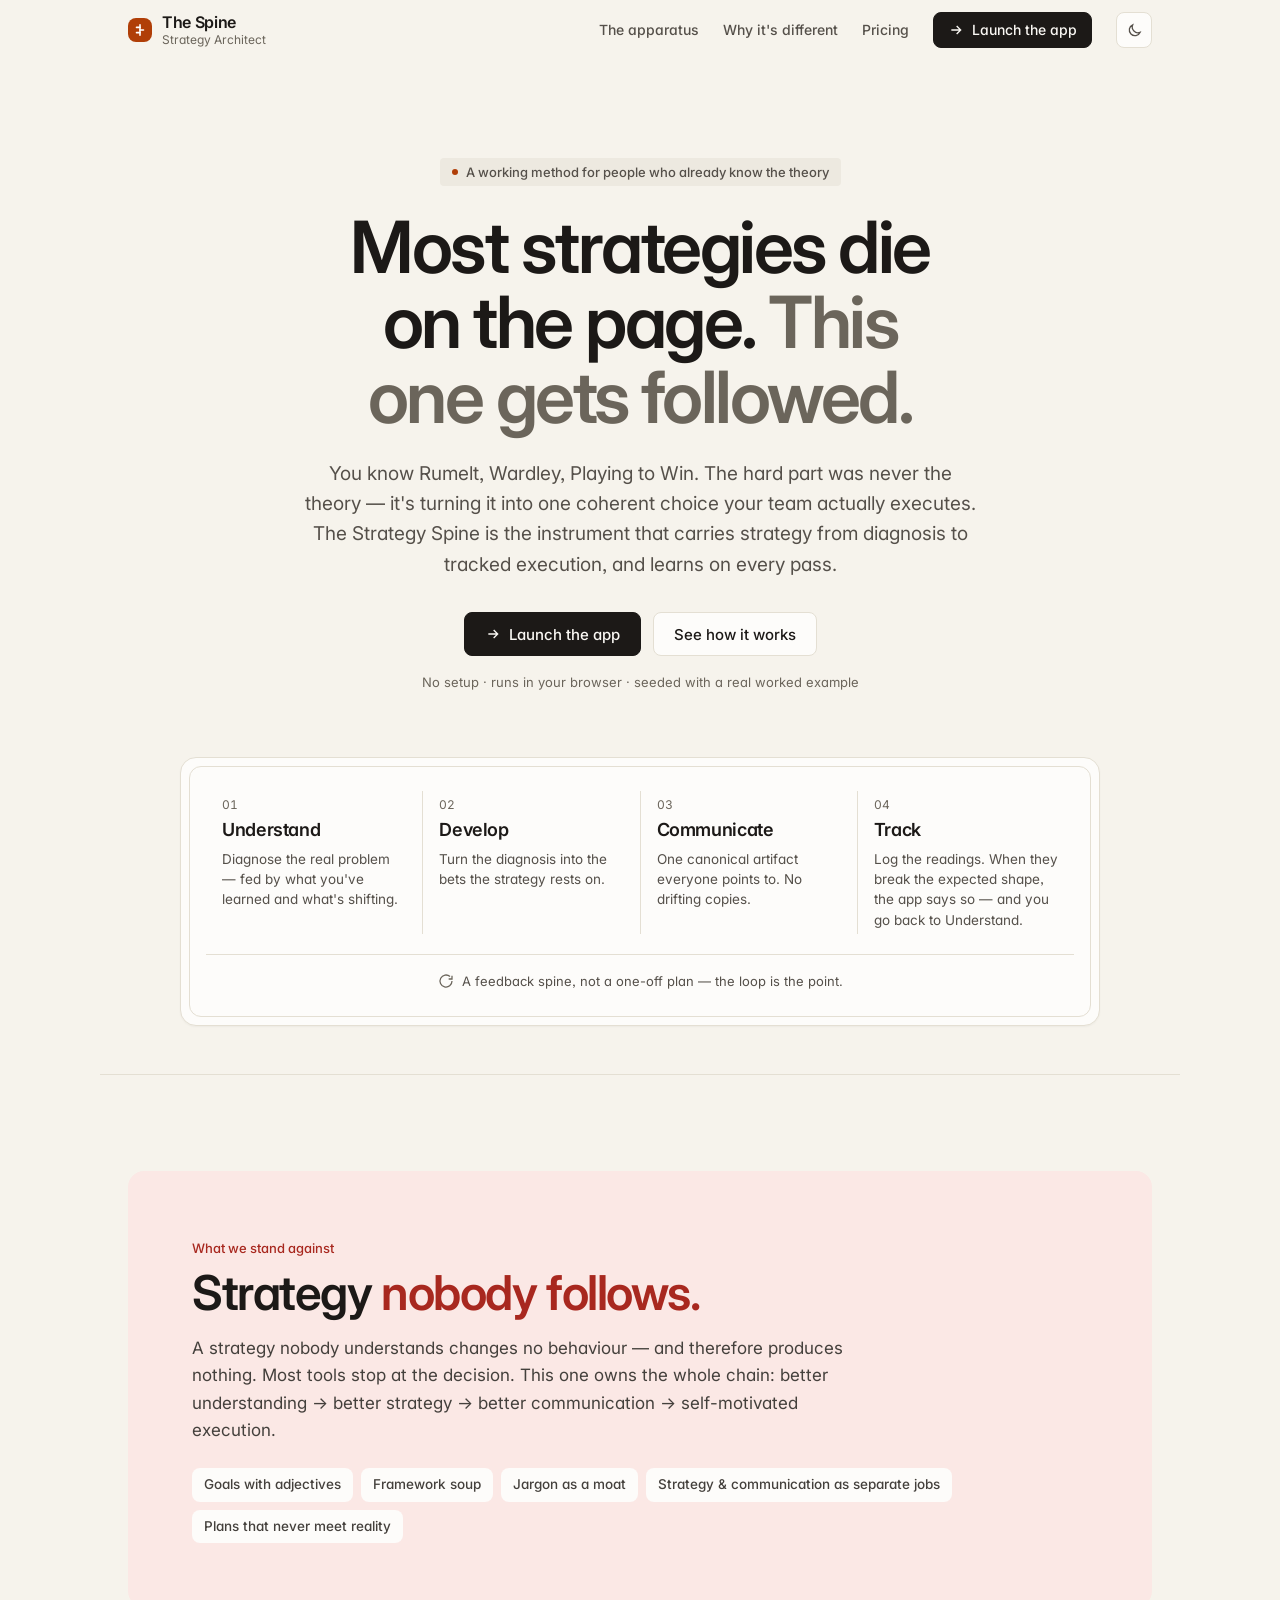
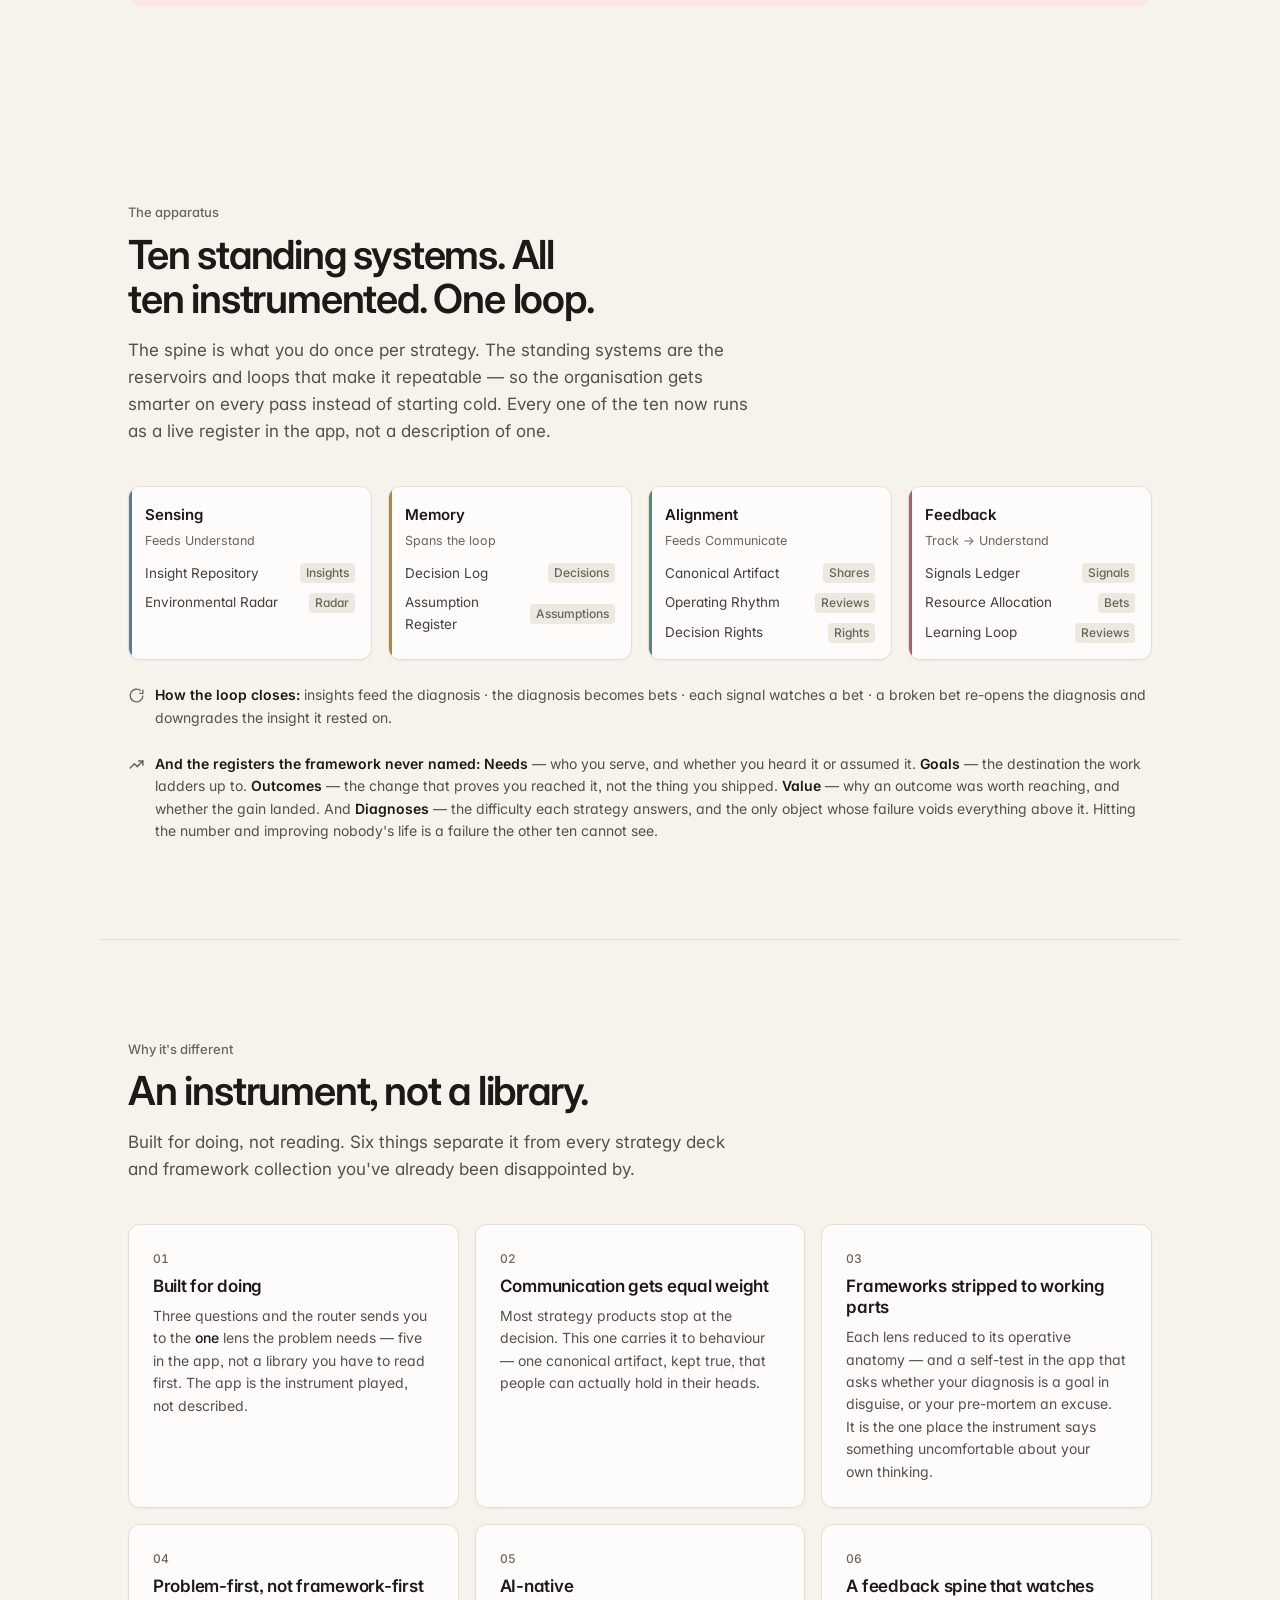
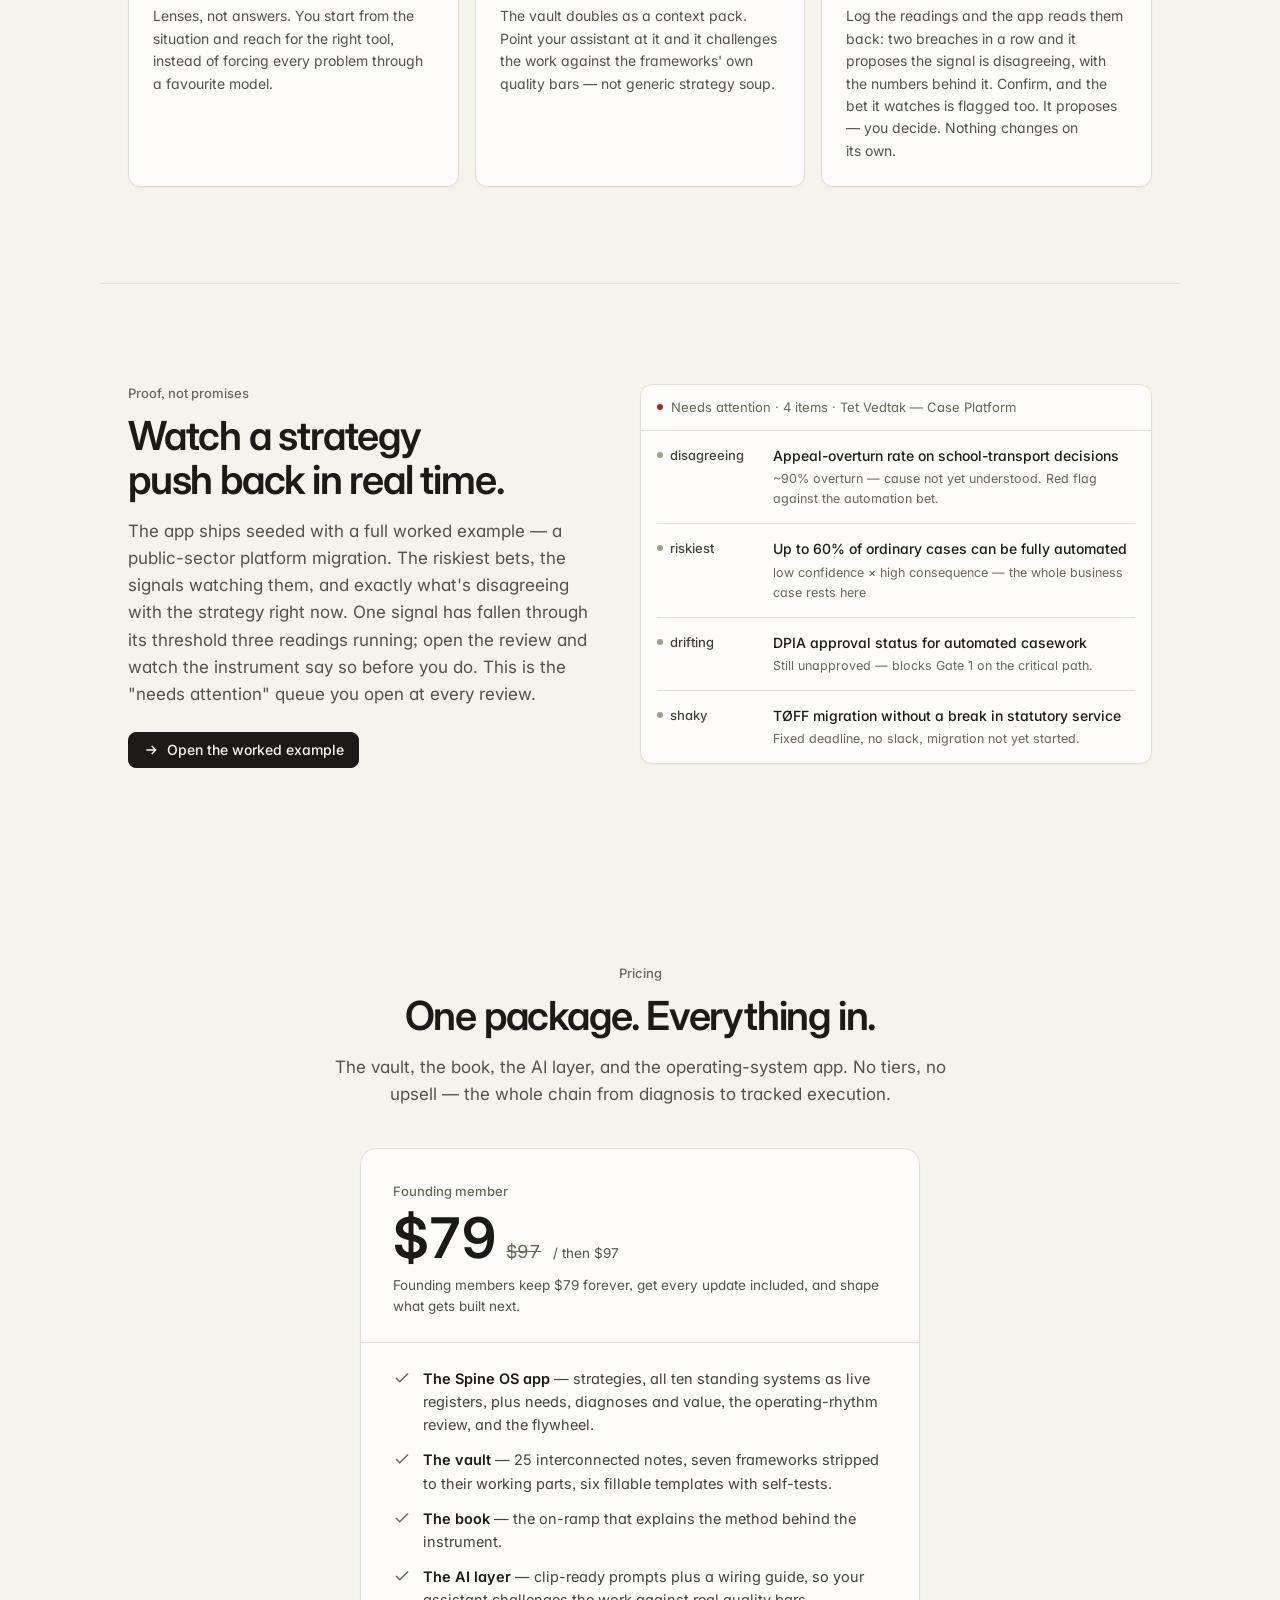
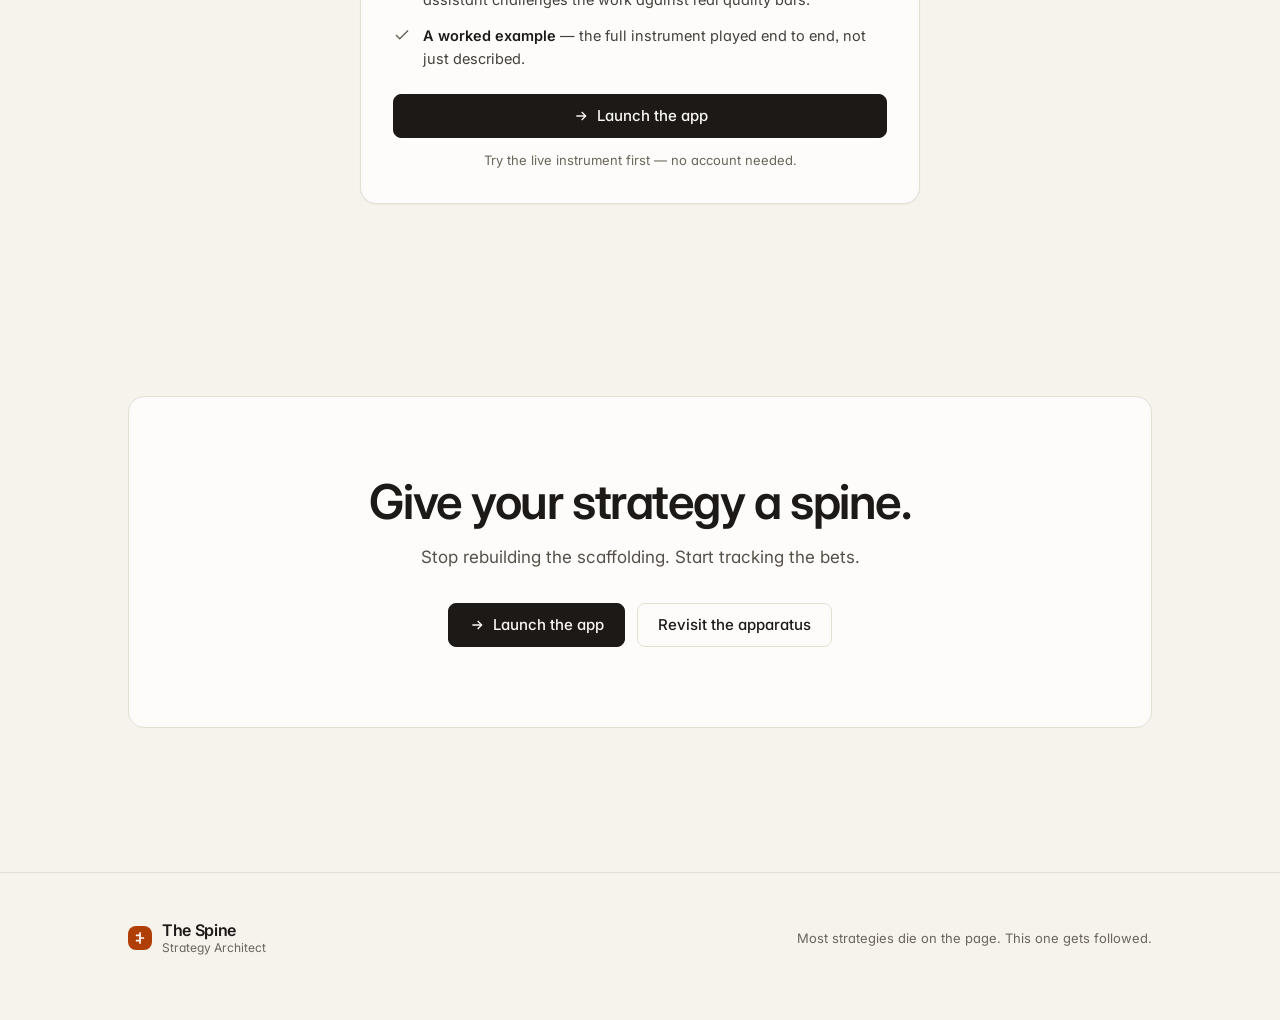
<file: index.html>
<!DOCTYPE html>
<html lang="en">
<head>
<meta charset="UTF-8" />
<meta name="theme-color" content="#F6F3EC" />
<script>
/* Tema: lagret valg, ellers systemets. Settes før CSS for å unngå blink. */
(function(){var t;try{t=localStorage.getItem("spine.theme")}catch(e){}
if(t!=="light"&&t!=="dark")t=(window.matchMedia&&matchMedia("(prefers-color-scheme: dark)").matches)?"dark":"light";
document.documentElement.setAttribute("data-theme",t);
var m=document.querySelector('meta[name="theme-color"]');if(m)m.content=t==="dark"?"#171513":"#F6F3EC";})();
</script>
<meta name="viewport" content="width=device-width, initial-scale=1.0" />
<title>The Strategy Spine — Most strategies die on the page. This one gets followed.</title>
<link rel="preconnect" href="https://fonts.googleapis.com" />
<link rel="preconnect" href="https://fonts.gstatic.com" crossorigin />
<link href="https://fonts.googleapis.com/css2?family=Inter:wght@400;500;600&display=swap" rel="stylesheet" />
<link rel="stylesheet" href="spine-tokens.css" />
<style>
*{box-sizing:border-box;margin:0;padding:0}
html{scroll-behavior:smooth}
body{background:var(--canvas);color:var(--ink-2);font-family:var(--font-sans);font-size:16px;line-height:1.6;font-feature-settings:"cv11","ss03";-webkit-font-smoothing:antialiased;overflow-x:hidden}
.serif{font-weight:600;letter-spacing:-.02em}
a{color:inherit;text-decoration:none}
::selection{background:var(--accent-tint);color:var(--ink)}
:focus-visible{outline:2px solid var(--ink-2);outline-offset:2px;border-radius:var(--r-chip)}
.wrap{max-width:1080px;margin:0 auto;padding:0 28px}
.eyebrow{font-size:13px;color:var(--ink-4);font-weight:500}

/* knapper: ink er eneste fyll */
.btn{display:inline-flex;align-items:center;justify-content:center;gap:8px;height:36px;padding:0 14px;border:1px solid var(--line);background:var(--surface);color:var(--ink);border-radius:var(--r-btn);font-weight:500;font-size:14px;line-height:1;white-space:nowrap;
  transition:background-color var(--t) ease,border-color var(--t) ease,transform var(--t) var(--ease)}
.btn:hover{border-color:var(--ink-5);background:var(--canvas)}
.btn:active{transform:scale(.97)}
.btn svg{width:16px;height:16px;flex:none}
.btn.pri{background:var(--action);color:var(--on-action);border-color:var(--action)}
.btn.pri:hover{background:var(--action-hover);border-color:var(--action-hover)}
.btn.lg{height:44px;padding:0 20px;font-size:15px}

/* nav */
nav{position:sticky;top:0;z-index:20;background:var(--canvas);border-bottom:1px solid transparent;transition:border-color var(--t) ease}
nav.scrolled{border-color:var(--line)}
.nav-in{display:flex;align-items:center;gap:16px;padding:12px 28px;max-width:1080px;margin:0 auto}
.brand{display:flex;align-items:center;gap:10px}
.brand .mk{width:24px;height:24px;flex:none;border-radius:var(--r-btn);background:var(--accent);display:grid;place-items:center;color:#fff}
.brand .mk svg{width:14px;height:14px}
.brand .wm{display:flex;flex-direction:column}
.brand .nm{font-size:16px;line-height:1.2;font-weight:600;letter-spacing:-.02em;color:var(--ink);white-space:nowrap}
.brand .nm b{font-weight:600;color:inherit}
.brand .ey{font-size:12px;line-height:1.3;color:var(--ink-4)}
.nav-links{margin-left:auto;display:flex;align-items:center;gap:24px}
.nav-links a:not(.btn){font-size:14px;font-weight:500;color:var(--ink-3);transition:color var(--t) ease}
.nav-links a:not(.btn):hover{color:var(--ink)}
@media(max-width:720px){.nav-links a.hideable{display:none}}

/* hero */
.hero{padding:96px 0 48px;text-align:center}
.hero .tag{display:inline-flex;align-items:center;gap:8px;font-size:13px;font-weight:500;color:var(--ink-3);background:var(--well);padding:0 12px;line-height:28px;border-radius:var(--r-chip);margin-bottom:24px}
.hero .tag .dot{width:6px;height:6px;border-radius:50%;background:var(--accent)}
.hero h1{font-weight:600;font-size:clamp(40px,6.4vw,72px);line-height:1.04;letter-spacing:-.035em;color:var(--ink);text-wrap:balance;max-width:16ch;margin:0 auto}
.hero h1 em{font-style:normal;color:var(--ink-4)}
.hero .sub{font-size:clamp(16px,2vw,19px);color:var(--ink-3);max-width:56ch;margin:24px auto 0;text-wrap:pretty}
.hero .cta{display:flex;gap:12px;justify-content:center;margin-top:32px;flex-wrap:wrap}
.hero .micro{margin-top:16px;font-size:13px;color:var(--ink-4)}

/* spine ribbon */
.ribbon{margin:64px auto 0;max-width:920px}
.ribbon-card{background:var(--surface);border:1px solid var(--line);border-radius:var(--r-composer);box-shadow:var(--hairline);padding:8px}
.ribbon-inner{border:1px solid var(--line);border-radius:var(--r-card);background:var(--surface);padding:24px 16px}
.flow{display:flex;align-items:stretch;gap:0;flex-wrap:wrap}
.fstep{flex:1;min-width:130px;padding:4px 16px;position:relative;text-align:left}
.fstep + .fstep{border-left:1px solid var(--line)}
.fstep .n{font-size:12px;color:var(--ink-4);font-variant-numeric:tabular-nums}
.fstep .t{font-size:18px;margin:2px 0 4px;color:var(--ink)}
.fstep .d{font-size:13.5px;color:var(--ink-3);line-height:1.5}
.loopline{margin-top:20px;padding-top:16px;border-top:1px solid var(--line);display:flex;align-items:center;gap:8px;font-size:13px;color:var(--ink-3);justify-content:center}
.loopline svg{width:16px;height:16px;color:var(--ink-4)}

/* seksjoner: 48px mellom blokker, romslig mellom seksjoner */
section{padding:96px 0;position:relative}
.sec-head{max-width:62ch}
.sec-head h2{font-weight:600;font-size:clamp(28px,4vw,40px);line-height:1.1;letter-spacing:-.03em;color:var(--ink);text-wrap:balance;margin-top:8px}
.sec-head p{color:var(--ink-3);margin-top:16px;font-size:17px;text-wrap:pretty}
.divider{height:1px;background:var(--line);max-width:1080px;margin:0 auto}

/* fiendebildet: en fremheving i danger-tint, ikke en mørk flate */
.enemy{background:var(--danger-tint);color:var(--danger);border-radius:var(--r-composer);padding:clamp(32px,6vw,64px)}
.enemy .eyebrow{color:var(--danger)}
.enemy h2{font-weight:600;font-size:clamp(28px,4.4vw,48px);line-height:1.06;letter-spacing:-.03em;margin-top:8px;max-width:18ch;text-wrap:balance;color:var(--ink)}
.enemy h2 em{font-style:normal;color:var(--danger)}
.enemy p{color:var(--ink-2);margin-top:16px;max-width:60ch;font-size:17px}
.enemy .list{display:flex;flex-wrap:wrap;gap:8px;margin-top:24px}
.enemy .list span{font-size:13.5px;font-weight:500;color:var(--ink-2);background:var(--surface);border-radius:var(--r-btn);padding:6px 12px}

/* apparat */
.fam-row{display:grid;grid-template-columns:repeat(4,1fr);gap:16px;margin-top:40px}
.fam{padding:16px;border-radius:var(--r-card);border:1px solid var(--line);background:var(--surface);box-shadow:var(--hairline);position:relative;overflow:hidden}
.fam::before{content:"";position:absolute;left:0;top:0;bottom:0;width:3px;background:var(--fc,var(--line))}
.fam .dot{display:none}
.fam h4{font-size:15px;font-weight:600;color:var(--ink);margin:0 0 4px}
.fam .feeds{font-size:12.5px;color:var(--ink-4);margin-bottom:12px}
.fam ul{list-style:none;display:flex;flex-direction:column;gap:8px}
.fam li{font-size:13.5px;color:var(--ink-2);display:flex;align-items:center;gap:8px}
.fam li .reg{margin-left:auto;font-size:12px;color:var(--ink-4);background:var(--well);border-radius:var(--r-chip);padding:0 6px;line-height:20px;font-weight:500}
.reg-line{margin-top:24px;font-size:14px;color:var(--ink-3);display:flex;align-items:flex-start;gap:10px}
.reg-line svg{flex:none;margin-top:3px;stroke:var(--ink-4)}
.reg-line b{color:var(--ink);font-weight:600}

/* forskjeller */
.diff-grid{display:grid;grid-template-columns:repeat(3,1fr);gap:16px;margin-top:40px}
.diff{padding:24px;border-radius:var(--r-card);border:1px solid var(--line);background:var(--surface);box-shadow:var(--hairline);transition:border-color var(--t) ease}
.diff:hover{border-color:var(--ink-5)}
.diff .ix{font-size:12px;color:var(--ink-4);font-weight:500;font-variant-numeric:tabular-nums}
.diff h3{font-size:17px;font-weight:600;letter-spacing:-.015em;color:var(--ink);margin:8px 0 8px;line-height:1.25}
.diff p{font-size:14px;color:var(--ink-3);line-height:1.6;text-wrap:pretty}
.diff em{font-style:normal;color:var(--ink);font-weight:500}

/* bevis */
.proof{display:grid;grid-template-columns:.95fr 1.05fr;gap:48px;align-items:center}
.proof-card{background:var(--surface);border:1px solid var(--line);border-radius:var(--r-card);box-shadow:var(--hairline);overflow:hidden}
.proof-card .ph{padding:12px 16px;border-bottom:1px solid var(--line);display:flex;align-items:center;gap:8px;font-size:13px;color:var(--ink-4)}
.proof-card .ph .d{width:6px;height:6px;border-radius:50%}
.proof-card .pb{padding:0 16px}
.prow{display:flex;gap:12px;align-items:flex-start;padding:14px 0;border-bottom:1px solid var(--line)}
.prow:last-child{border-bottom:none}
.prow .badge{--mk:var(--ink-5);display:inline-flex;align-items:center;gap:7px;font-size:13px;font-weight:500;color:var(--ink-2);white-space:nowrap;line-height:20px;min-width:104px}
.prow .badge::before{content:"";width:6px;height:6px;border-radius:50%;background:var(--mk);flex:none}
.b-bad{--mk:var(--danger)}.b-warn{--mk:var(--warning)}.b-good{--mk:var(--success)}
.prow .pt{font-size:14px;font-weight:500;color:var(--ink)}
.prow .pm{font-size:12.5px;color:var(--ink-4);margin-top:2px}

/* pris */
.price-wrap{display:flex;justify-content:center;margin-top:40px}
.price{width:min(560px,100%);background:var(--surface);border:1px solid var(--line);border-radius:var(--r-composer);box-shadow:var(--hairline);overflow:hidden}
.price .pt{padding:32px 32px 24px;border-bottom:1px solid var(--line)}
.price .pt .tier{font-size:13px;color:var(--ink-4);font-weight:500}
.price .pt .amt{display:flex;align-items:baseline;gap:12px;margin-top:8px}
.price .pt .amt .now{font-size:56px;line-height:1;color:var(--ink);font-weight:600;letter-spacing:-.04em;font-variant-numeric:tabular-nums}
.price .pt .amt .was{font-size:18px;color:var(--ink-4);text-decoration:line-through;font-variant-numeric:tabular-nums}
.price .pt .amt .after{font-size:13.5px;color:var(--ink-3)}
.price .pt .note{font-size:13.5px;color:var(--ink-3);margin-top:8px}
.price .pl{padding:24px 32px 8px;display:grid;gap:12px}
.price .pl .row{display:flex;gap:12px;align-items:flex-start;font-size:14.5px;color:var(--ink-2)}
.price .pl .row svg{width:18px;height:18px;color:var(--ink-4);flex:none;margin-top:2px}
.price .pl .row b{font-weight:600;color:var(--ink)}
.price .pf{padding:16px 32px 32px}
.price .pf .btn{width:100%}
.price .pf .micro{text-align:center;font-size:13px;color:var(--ink-4);margin-top:12px}

/* avslutning */
.final{text-align:center;background:var(--surface);border-radius:var(--r-composer);padding:clamp(40px,7vw,80px) 28px;border:1px solid var(--line)}
.final h2{font-weight:600;font-size:clamp(30px,4.6vw,48px);line-height:1.06;letter-spacing:-.03em;color:var(--ink);text-wrap:balance;max-width:18ch;margin:0 auto}
.final p{color:var(--ink-3);margin-top:16px;font-size:17px}
.final .cta{margin-top:32px;display:flex;gap:12px;justify-content:center;flex-wrap:wrap}

footer{padding:48px 0 64px;border-top:1px solid var(--line);margin-top:48px}
.foot-in{display:flex;gap:16px;align-items:center;flex-wrap:wrap;color:var(--ink-4);font-size:13px}
.foot-in .sp{flex:1}

@media(max-width:860px){.fam-row{grid-template-columns:1fr 1fr}.diff-grid{grid-template-columns:1fr 1fr}.proof{grid-template-columns:1fr;gap:24px}}
@media(max-width:560px){
  section{padding:64px 0}
  .fam-row{grid-template-columns:1fr}.diff-grid{grid-template-columns:1fr}
  .fstep + .fstep{border-left:none;border-top:1px solid var(--line);margin-top:4px;padding-top:16px}
  .nav-in{padding:12px 16px;gap:12px}
  .nav-links{gap:12px}
  .hero{padding:64px 0 32px}
}

/* avsløring ved scroll */
.reveal{opacity:0;transform:translateY(12px);transition:opacity .5s var(--ease),transform .5s var(--ease)}
.reveal.in{opacity:1;transform:none}
@media(prefers-reduced-motion:reduce){.reveal{opacity:1;transform:none;transition:none}}

/* Temabryter */
.theme-tgl{flex:none;display:grid;place-items:center;width:36px;height:36px;border-radius:var(--r-btn);cursor:pointer;
  border:1px solid var(--line);background:var(--surface);color:var(--ink-3);
  transition:background-color var(--t) ease,border-color var(--t) ease,color var(--t) ease,transform var(--t) var(--ease)}
.theme-tgl:hover{color:var(--ink);border-color:var(--ink-5);background:var(--canvas)}
.theme-tgl:active{transform:scale(.97)}
.theme-tgl svg{width:17px;height:17px}
.theme-tgl .i-sun{display:none}
:root[data-theme="dark"] .theme-tgl .i-sun{display:block}
:root[data-theme="dark"] .theme-tgl .i-moon{display:none}
</style>
</head>
<body>
<nav id="nav">
  <div class="nav-in">
    <div class="brand"><span class="mk" aria-hidden="true"><svg viewBox="0 0 16 16" fill="none" stroke="currentColor" stroke-width="1.8" stroke-linecap="round"><path d="M8 2v12"/><path d="M4 5h4M8 8h4M4 11h4"/></svg></span><span class="wm"><span class="nm">The <b>Spine</b></span><span class="ey">Strategy Architect</span></span></div>
    <div class="nav-links">
      <a href="#apparatus" class="hideable">The apparatus</a>
      <a href="#why" class="hideable">Why it's different</a>
      <a href="#pricing">Pricing</a>
      <a class="btn pri" href="login.html"><svg viewBox="0 0 24 24" fill="none" stroke="currentColor" stroke-width="2"><path d="M5 12h14M13 6l6 6-6 6"/></svg>Launch the app</a>
      <button class="theme-tgl" type="button" data-theme-toggle aria-label="Switch to dark theme"><svg class="i-moon" viewBox="0 0 24 24" fill="none" stroke="currentColor" stroke-width="1.8"><path d="M20 14.5A8 8 0 0 1 9.5 4 8 8 0 1 0 20 14.5Z"/></svg><svg class="i-sun" viewBox="0 0 24 24" fill="none" stroke="currentColor" stroke-width="1.8"><circle cx="12" cy="12" r="4"/><path d="M12 2v2M12 20v2M4.9 4.9l1.4 1.4M17.7 17.7l1.4 1.4M2 12h2M20 12h2M4.9 19.1l1.4-1.4M17.7 6.3l1.4-1.4"/></svg></button>
    </div>
  </div>
</nav>

<header class="hero wrap">
  <span class="tag"><span class="dot"></span>A working method for people who already know the theory</span>
  <h1>Most strategies die on the page. <em>This one gets followed.</em></h1>
  <p class="sub">You know Rumelt, Wardley, Playing to Win. The hard part was never the theory — it's turning it into one coherent choice your team actually executes. The Strategy Spine is the instrument that carries strategy from diagnosis to tracked execution, and learns on every pass.</p>
  <div class="cta">
    <a class="btn pri lg" href="login.html"><svg viewBox="0 0 24 24" fill="none" stroke="currentColor" stroke-width="2"><path d="M5 12h14M13 6l6 6-6 6"/></svg>Launch the app</a>
    <a class="btn lg" href="#apparatus">See how it works</a>
  </div>
  <div class="micro">No setup · runs in your browser · seeded with a real worked example</div>

  <div class="ribbon reveal">
    <div class="ribbon-card"><div class="ribbon-inner">
      <div class="flow">
        <div class="fstep"><div class="n">01</div><div class="t serif">Understand</div><div class="d">Diagnose the real problem — fed by what you've learned and what's shifting.</div></div>
        <div class="fstep"><div class="n">02</div><div class="t serif">Develop</div><div class="d">Turn the diagnosis into the bets the strategy rests on.</div></div>
        <div class="fstep"><div class="n">03</div><div class="t serif">Communicate</div><div class="d">One canonical artifact everyone points to. No drifting copies.</div></div>
        <div class="fstep"><div class="n">04</div><div class="t serif">Track</div><div class="d">Log the readings. When they break the expected shape, the app says so — and you go back to Understand.</div></div>
      </div>
      <div class="loopline"><svg viewBox="0 0 24 24" fill="none" stroke="currentColor" stroke-width="1.9"><path d="M21 12a9 9 0 1 1-3-6.7"/><path d="M21 4v5h-5"/></svg> A feedback spine, not a one-off plan — the loop is the point.</div>
    </div></div>
  </div>
</header>

<div class="divider"></div>

<section>
  <div class="wrap reveal">
    <div class="enemy">
      <span class="eyebrow">What we stand against</span>
      <h2>Strategy <em>nobody follows.</em></h2>
      <p>A strategy nobody understands changes no behaviour — and therefore produces nothing. Most tools stop at the decision. This one owns the whole chain: better understanding → better strategy → better communication → self-motivated execution.</p>
      <div class="list">
        <span>Goals with adjectives</span>
        <span>Framework soup</span>
        <span>Jargon as a moat</span>
        <span>Strategy &amp; communication as separate jobs</span>
        <span>Plans that never meet reality</span>
      </div>
    </div>
  </div>
</section>

<section id="apparatus">
  <div class="wrap">
    <div class="sec-head reveal">
      <span class="eyebrow">The apparatus</span>
      <h2>Ten standing systems. All ten instrumented. One loop.</h2>
      <p>The spine is what you do once per strategy. The standing systems are the reservoirs and loops that make it repeatable — so the organisation gets smarter on every pass instead of starting cold. Every one of the ten now runs as a live register in the app, not a description of one.</p>
    </div>
    <div class="fam-row reveal">
      <div class="fam" style="--fc:var(--st-sense)">
        <h4>Sensing</h4>
        <div class="feeds">Feeds Understand</div>
        <ul>
          <li>Insight Repository<span class="reg">Insights</span></li>
          <li>Environmental Radar<span class="reg">Radar</span></li>
        </ul>
      </div>
      <div class="fam" style="--fc:var(--st-mem)">
        <h4>Memory</h4>
        <div class="feeds">Spans the loop</div>
        <ul>
          <li>Decision Log<span class="reg">Decisions</span></li>
          <li>Assumption Register<span class="reg">Assumptions</span></li>
        </ul>
      </div>
      <div class="fam" style="--fc:var(--st-align)">
        <h4>Alignment</h4>
        <div class="feeds">Feeds Communicate</div>
        <ul>
          <li>Canonical Artifact<span class="reg">Shares</span></li>
          <li>Operating Rhythm<span class="reg">Reviews</span></li>
          <li>Decision Rights<span class="reg">Rights</span></li>
        </ul>
      </div>
      <div class="fam" style="--fc:var(--st-feed)">
        <h4>Feedback</h4>
        <div class="feeds">Track → Understand</div>
        <ul>
          <li>Signals Ledger<span class="reg">Signals</span></li>
          <li>Resource Allocation<span class="reg">Bets</span></li>
          <li>Learning Loop<span class="reg">Reviews</span></li>
        </ul>
      </div>
    </div>
    <div class="reg-line reveal"><svg width="17" height="17" viewBox="0 0 24 24" fill="none" stroke="var(--accent)" stroke-width="1.9"><path d="M21 12a9 9 0 1 1-3-6.7"/><path d="M21 4v5h-5"/></svg> <span><b>How the loop closes:</b> insights feed the diagnosis · the diagnosis becomes bets · each signal watches a bet · a broken bet re-opens the diagnosis and downgrades the insight it rested on.</span></div>
    <div class="reg-line reveal"><svg width="17" height="17" viewBox="0 0 24 24" fill="none" stroke="var(--val)" stroke-width="2.1" stroke-linecap="round" stroke-linejoin="round"><path d="M3 17l6-6 4 4 8-8"/><path d="M15 7h6v6"/></svg> <span><b>And the registers the framework never named:</b> <b>Needs</b> — who you serve, and whether you heard it or assumed it. <b>Goals</b> — the destination the work ladders up to. <b>Outcomes</b> — the change that proves you reached it, not the thing you shipped. <b>Value</b> — why an outcome was worth reaching, and whether the gain landed. And <b>Diagnoses</b> — the difficulty each strategy answers, and the only object whose failure voids everything above it. Hitting the number and improving nobody's life is a failure the other ten cannot see.</span></div>
  </div>
</section>

<div class="divider"></div>

<section id="why">
  <div class="wrap">
    <div class="sec-head reveal">
      <span class="eyebrow">Why it's different</span>
      <h2>An instrument, not a library.</h2>
      <p>Built for doing, not reading. Six things separate it from every strategy deck and framework collection you've already been disappointed by.</p>
    </div>
    <div class="diff-grid reveal">
      <div class="diff"><div class="ix">01</div><h3>Built for doing</h3><p>Three questions and the router sends you to the <em>one</em> lens the problem needs — five in the app, not a library you have to read first. The app is the instrument played, not described.</p></div>
      <div class="diff"><div class="ix">02</div><h3>Communication gets equal weight</h3><p>Most strategy products stop at the decision. This one carries it to behaviour — one canonical artifact, kept true, that people can actually hold in their heads.</p></div>
      <div class="diff"><div class="ix">03</div><h3>Frameworks stripped to working parts</h3><p>Each lens reduced to its operative anatomy — and a self-test in the app that asks whether your diagnosis is a goal in disguise, or your pre-mortem an excuse. It is the one place the instrument says something uncomfortable about your own thinking.</p></div>
      <div class="diff"><div class="ix">04</div><h3>Problem-first, not framework-first</h3><p>Lenses, not answers. You start from the situation and reach for the right tool, instead of forcing every problem through a favourite model.</p></div>
      <div class="diff"><div class="ix">05</div><h3>AI-native</h3><p>The vault doubles as a context pack. Point your assistant at it and it challenges the work against the frameworks' own quality bars — not generic strategy soup.</p></div>
      <div class="diff"><div class="ix">06</div><h3>A feedback spine that watches</h3><p>Log the readings and the app reads them back: two breaches in a row and it proposes the signal is disagreeing, with the numbers behind it. Confirm, and the bet it watches is flagged too. It proposes — you decide. Nothing changes on its own.</p></div>
    </div>
  </div>
</section>

<div class="divider"></div>

<section>
  <div class="wrap">
    <div class="proof">
      <div class="sec-head reveal">
        <span class="eyebrow">Proof, not promises</span>
        <h2>Watch a strategy push back in real time.</h2>
        <p>The app ships seeded with a full worked example — a public-sector platform migration. The riskiest bets, the signals watching them, and exactly what's disagreeing with the strategy right now. One signal has fallen through its threshold three readings running; open the review and watch the instrument say so before you do. This is the "needs attention" queue you open at every review.</p>
        <div style="margin-top:24px"><a class="btn pri" href="login.html"><svg viewBox="0 0 24 24" fill="none" stroke="currentColor" stroke-width="2"><path d="M5 12h14M13 6l6 6-6 6"/></svg>Open the worked example</a></div>
      </div>
      <div class="proof-card reveal">
        <div class="ph"><span class="d" style="background:var(--bad)"></span>Needs attention · 4 items · Tet Vedtak — Case Platform</div>
        <div class="pb">
          <div class="prow"><span class="badge b-bad">disagreeing</span><div><div class="pt">Appeal-overturn rate on school-transport decisions</div><div class="pm">~90% overturn — cause not yet understood. Red flag against the automation bet.</div></div></div>
          <div class="prow"><span class="badge b-bad">riskiest</span><div><div class="pt">Up to 60% of ordinary cases can be fully automated</div><div class="pm">low confidence × high consequence — the whole business case rests here</div></div></div>
          <div class="prow"><span class="badge b-warn">drifting</span><div><div class="pt">DPIA approval status for automated casework</div><div class="pm">Still unapproved — blocks Gate 1 on the critical path.</div></div></div>
          <div class="prow"><span class="badge b-warn">shaky</span><div><div class="pt">TØFF migration without a break in statutory service</div><div class="pm">Fixed deadline, no slack, migration not yet started.</div></div></div>
        </div>
      </div>
    </div>
  </div>
</section>

<section id="pricing">
  <div class="wrap">
    <div class="sec-head reveal" style="margin:0 auto;text-align:center">
      <span class="eyebrow">Pricing</span>
      <h2>One package. Everything in.</h2>
      <p style="margin-left:auto;margin-right:auto">The vault, the book, the AI layer, and the operating-system app. No tiers, no upsell — the whole chain from diagnosis to tracked execution.</p>
    </div>
    <div class="price-wrap reveal">
      <div class="price">
        <div class="pt">
          <div class="tier">Founding member</div>
          <div class="amt"><span class="now serif">$79</span><span class="was">$97</span><span class="after">/ then $97</span></div>
          <div class="note">Founding members keep $79 forever, get every update included, and shape what gets built next.</div>
        </div>
        <div class="pl">
          <div class="row"><svg viewBox="0 0 24 24" fill="none" stroke="currentColor" stroke-width="2"><path d="M20 6 9 17l-5-5"/></svg><div><b>The Spine OS app</b> — strategies, all ten standing systems as live registers, plus needs, diagnoses and value, the operating-rhythm review, and the flywheel.</div></div>
          <div class="row"><svg viewBox="0 0 24 24" fill="none" stroke="currentColor" stroke-width="2"><path d="M20 6 9 17l-5-5"/></svg><div><b>The vault</b> — 25 interconnected notes, seven frameworks stripped to their working parts, six fillable templates with self-tests.</div></div>
          <div class="row"><svg viewBox="0 0 24 24" fill="none" stroke="currentColor" stroke-width="2"><path d="M20 6 9 17l-5-5"/></svg><div><b>The book</b> — the on-ramp that explains the method behind the instrument.</div></div>
          <div class="row"><svg viewBox="0 0 24 24" fill="none" stroke="currentColor" stroke-width="2"><path d="M20 6 9 17l-5-5"/></svg><div><b>The AI layer</b> — clip-ready prompts plus a wiring guide, so your assistant challenges the work against real quality bars.</div></div>
          <div class="row"><svg viewBox="0 0 24 24" fill="none" stroke="currentColor" stroke-width="2"><path d="M20 6 9 17l-5-5"/></svg><div><b>A worked example</b> — the full instrument played end to end, not just described.</div></div>
        </div>
        <div class="pf">
          <a class="btn pri lg" href="login.html"><svg viewBox="0 0 24 24" fill="none" stroke="currentColor" stroke-width="2"><path d="M5 12h14M13 6l6 6-6 6"/></svg>Launch the app</a>
          <div class="micro">Try the live instrument first — no account needed.</div>
        </div>
      </div>
    </div>
  </div>
</section>

<section>
  <div class="wrap reveal">
    <div class="final">
      <h2>Give your strategy a spine.</h2>
      <p>Stop rebuilding the scaffolding. Start tracking the bets.</p>
      <div class="cta">
        <a class="btn pri lg" href="login.html"><svg viewBox="0 0 24 24" fill="none" stroke="currentColor" stroke-width="2"><path d="M5 12h14M13 6l6 6-6 6"/></svg>Launch the app</a>
        <a class="btn lg" href="#apparatus">Revisit the apparatus</a>
      </div>
    </div>
  </div>
</section>

<footer>
  <div class="wrap foot-in">
    <div class="brand"><span class="mk" aria-hidden="true"><svg viewBox="0 0 16 16" fill="none" stroke="currentColor" stroke-width="1.8" stroke-linecap="round"><path d="M8 2v12"/><path d="M4 5h4M8 8h4M4 11h4"/></svg></span><span class="wm"><span class="nm">The <b>Spine</b></span><span class="ey">Strategy Architect</span></span></div>
    <span class="sp"></span>
    <span>Most strategies die on the page. This one gets followed.</span>
  </div>
</footer>

<script>
const nav=document.getElementById("nav");
addEventListener("scroll",()=>nav.classList.toggle("scrolled",scrollY>8),{passive:true});
const io=new IntersectionObserver((es)=>es.forEach(e=>{ if(e.isIntersecting){ e.target.classList.add("in"); io.unobserve(e.target);} }),{threshold:.12});
document.querySelectorAll(".reveal").forEach(n=>io.observe(n));
</script>
<script>
/* Temabryter */
(function(){
  function set(t,save){
    document.documentElement.setAttribute("data-theme",t);
    if(save){ try{localStorage.setItem("spine.theme",t)}catch(e){} }
    var m=document.querySelector('meta[name="theme-color"]'); if(m) m.content=t==="dark"?"#171513":"#F6F3EC";
    document.querySelectorAll("[data-theme-toggle]").forEach(function(b){
      b.setAttribute("aria-pressed",t==="dark"?"true":"false");
      b.setAttribute("aria-label",t==="dark"?"Switch to light theme":"Switch to dark theme");
      b.title=b.getAttribute("aria-label");
    });
  }
  set(document.documentElement.getAttribute("data-theme")==="dark"?"dark":"light",false);
  document.addEventListener("click",function(e){
    var b=e.target.closest&&e.target.closest("[data-theme-toggle]"); if(!b) return;
    set(document.documentElement.getAttribute("data-theme")==="dark"?"light":"dark",true);
  });
})();
</script>
</body>
</html>
</file>
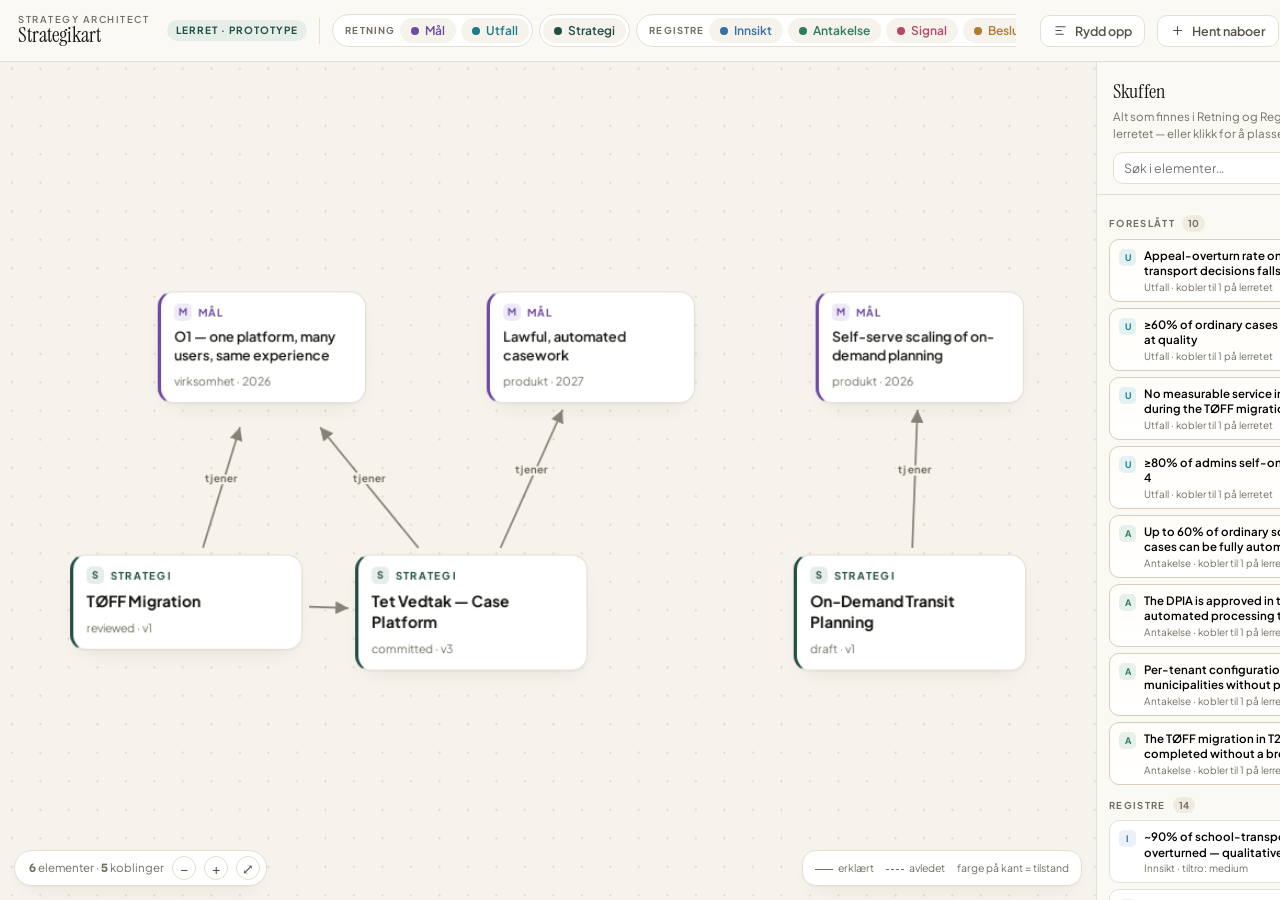
<file: canvas-prototype.html>
<!doctype html>
<html lang="no">
<head>
<meta charset="utf-8" />
<meta name="viewport" content="width=device-width, initial-scale=1" />
<title>Strategikart — lerret (prototype)</title>
<link rel="preconnect" href="https://fonts.googleapis.com" />
<link rel="preconnect" href="https://fonts.gstatic.com" crossorigin />
<link href="https://fonts.googleapis.com/css2?family=Instrument+Serif:ital@0;1&family=Plus+Jakarta+Sans:wght@400;500;600;700&family=Spline+Sans+Mono:wght@400;500&display=swap" rel="stylesheet" />
<style>
:root{
  --bg:#F6F3EC; --bg-2:#FBF9F4; --panel:#FFFFFF;
  --ink:#1C1A16; --ink-2:#56524A; --ink-3:#736E63;
  --line:#E4DFD3; --line-2:#EFEBE1;
  --accent:#234E42; --accent-soft:#E6EEE9; --accent-ink:#1A3B32;
  --sense:#3A6EA5;  --sense-bg:#EAF1F8;
  --mem:#B07B2E;    --mem-bg:#F7EFE1;
  --align:#2E7D5B;  --align-bg:#E7F1EB;
  --feed:#B14A6B;   --feed-bg:#F8E9EF;
  --goal:#6D4AA6;   --goal-bg:#EFEAF7;
  --outcome:#1C7C8C; --outcome-bg:#E3F1F3;
  --good:#2E7D5B; --warn:#B07B2E; --bad:#B23A3A; --mute:#736E63;
  --r-lg:20px; --r-md:14px; --r-sm:10px;
  --shadow:0 1px 2px rgba(40,34,20,.04), 0 8px 24px -12px rgba(40,34,20,.14);
  --shadow-lg:0 2px 4px rgba(40,34,20,.05), 0 24px 48px -20px rgba(40,34,20,.22);
}
*{box-sizing:border-box}
html,body{height:100%}
body{margin:0;background:var(--bg);color:var(--ink);
  font-family:"Plus Jakarta Sans",system-ui,sans-serif;font-size:14px;line-height:1.5;
  -webkit-font-smoothing:antialiased;overflow:hidden}
.serif{font-family:"Instrument Serif",Georgia,serif;font-weight:400}
.mono{font-family:"Spline Sans Mono",ui-monospace,monospace;font-variant-numeric:tabular-nums}
button{font-family:inherit;cursor:pointer}

/* ─── shell ─────────────────────────────────────────────── */
.shell{display:grid;grid-template-rows:auto 1fr;height:100vh}
.topbar{display:flex;align-items:center;gap:12px;padding:12px 18px;background:var(--bg-2);
  border-bottom:1px solid var(--line);flex-wrap:nowrap}
.title{display:flex;flex-direction:column;line-height:1.1;margin-right:6px;flex:none}
.title .ey{font-size:9.5px;letter-spacing:.16em;text-transform:uppercase;color:var(--ink-3);font-weight:600}
.title .nm{font-family:"Instrument Serif",serif;font-size:21px}
.proto{font-size:10px;letter-spacing:.1em;text-transform:uppercase;font-weight:700;color:var(--accent);
  background:var(--accent-soft);border-radius:99px;padding:3px 9px;align-self:center;
  white-space:nowrap;flex:none}
.sep{width:1px;height:26px;background:var(--line)}
.grow{flex:1}

.layers{display:flex;align-items:center;gap:6px;flex-wrap:nowrap;min-width:0;
  overflow-x:auto;scrollbar-width:none;padding:2px 0}
.layers::-webkit-scrollbar{display:none}
.lgrp{display:flex;align-items:center;gap:5px;padding:3px;background:var(--panel);flex:none;
  border:1px solid var(--line);border-radius:99px}
.lgrp>.lbl{font-size:9.5px;letter-spacing:.12em;text-transform:uppercase;color:var(--ink-3);
  font-weight:700;padding-left:9px}
.chip{border:1px solid transparent;background:transparent;border-radius:99px;padding:4px 10px;
  font-size:12px;font-weight:600;color:var(--ink-3);display:flex;align-items:center;gap:6px;
  transition:background .13s,color .13s,border-color .13s}
.chip .dot{width:8px;height:8px;border-radius:99px;background:currentColor;opacity:.45}
.chip[aria-pressed="true"]{color:var(--ink);background:var(--bg)}
.chip[aria-pressed="true"] .dot{opacity:1}
.chip:hover{border-color:var(--line)}

.btn{border:1px solid var(--line);background:var(--panel);border-radius:var(--r-sm);flex:none;
  padding:7px 12px;font-size:12.5px;font-weight:600;color:var(--ink-2);white-space:nowrap;
  display:inline-flex;align-items:center;gap:7px;transition:border-color .13s,color .13s,background .13s}
.btn:hover{border-color:var(--ink-3);color:var(--ink)}
.btn svg{width:15px;height:15px;flex:none}
.btn.primary{background:var(--accent);border-color:var(--accent);color:#fff}
.btn.primary:hover{background:var(--accent-ink)}

/* ─── main split ────────────────────────────────────────── */
.main{display:grid;grid-template-columns:1fr 300px;min-height:0}
.stage{position:relative;overflow:hidden;background:var(--bg);cursor:grab}
.stage.panning{cursor:grabbing}
.stage.dropping::after{content:"";position:absolute;inset:10px;border:2px dashed var(--accent);
  border-radius:var(--r-lg);pointer-events:none;background:rgba(35,78,66,.03)}
.grid{position:absolute;inset:0;pointer-events:none;
  background-image:radial-gradient(circle, #D9D3C4 1px, transparent 1px);opacity:.7}
.world{position:absolute;top:0;left:0;transform-origin:0 0;will-change:transform}
.edges{position:absolute;top:0;left:0;overflow:visible;pointer-events:none}

/* ─── node cards ────────────────────────────────────────── */
.node{position:absolute;background:var(--panel);border:1px solid var(--line);border-radius:var(--r-md);
  padding:10px 12px 11px;box-shadow:var(--shadow);cursor:grab;user-select:none;
  transition:box-shadow .15s,border-color .15s,opacity .15s}
.node:hover{box-shadow:var(--shadow-lg)}
.node.dragging{cursor:grabbing;box-shadow:var(--shadow-lg);z-index:40}
.node.sel{border-color:var(--accent);box-shadow:0 0 0 2px var(--accent-soft),var(--shadow-lg)}
.node.faded{opacity:.28}
.node .kd{display:flex;align-items:center;gap:6px;font-size:9.5px;letter-spacing:.13em;
  text-transform:uppercase;font-weight:700;margin-bottom:6px}
.node .kd .glyph{width:16px;height:16px;border-radius:5px;display:grid;place-items:center;
  font-size:9px;font-weight:700;letter-spacing:0}
.node .ttl{font-size:12.5px;font-weight:600;line-height:1.35;color:var(--ink);
  display:-webkit-box;-webkit-line-clamp:3;-webkit-box-orient:vertical;overflow:hidden}
.node .meta{margin-top:7px;font-size:10.5px;color:var(--ink-3);display:flex;align-items:center;gap:6px;flex-wrap:wrap}
.node .st{display:inline-flex;align-items:center;gap:4px;font-weight:600}
.node .st i{width:6px;height:6px;border-radius:99px;background:currentColor}
.node .rm{position:absolute;top:-8px;right:-8px;width:20px;height:20px;border-radius:99px;
  border:1px solid var(--line);background:var(--panel);color:var(--ink-3);display:none;
  place-items:center;font-size:13px;line-height:1;box-shadow:var(--shadow);padding:0}
.node:hover .rm{display:grid}
.node .rm:hover{color:var(--bad);border-color:var(--bad)}
.node.k-strategy{width:212px;border-left:3px solid var(--accent)}
.node.k-goal{width:190px;border-left:3px solid var(--goal)}
.node.k-outcome{width:190px;border-left:3px solid var(--outcome)}
.node.k-insight{width:178px;border-left:3px solid var(--sense)}
.node.k-assumption{width:178px;border-left:3px solid var(--align)}
.node.k-signal{width:178px;border-left:3px solid var(--feed)}
.node.k-decision{width:178px;border-left:3px solid var(--mem)}
.node.k-strategy .ttl{font-size:14px;font-weight:700;-webkit-line-clamp:2}

.elabel{font-size:9.5px;font-weight:700;letter-spacing:.06em;fill:var(--ink-3);
  paint-order:stroke;stroke:var(--bg);stroke-width:4px}

/* ─── drawer ────────────────────────────────────────────── */
.drawer{background:var(--bg-2);border-left:1px solid var(--line);display:flex;flex-direction:column;min-height:0}
.dhead{padding:14px 16px 10px;border-bottom:1px solid var(--line)}
.dhead h2{margin:0;font-family:"Instrument Serif",serif;font-weight:400;font-size:20px}
.dhead p{margin:3px 0 0;font-size:11.5px;color:var(--ink-3);line-height:1.45}
.dsearch{margin:10px 0 0;width:100%;border:1px solid var(--line);border-radius:var(--r-sm);
  padding:7px 10px;font-size:12.5px;background:var(--panel);color:var(--ink);font-family:inherit}
.dsearch:focus{outline:none;border-color:var(--accent)}
.dbody{overflow-y:auto;padding:8px 12px 24px;min-height:0}
.dgrp{margin-top:12px}
.dgrp>h3{margin:0 0 7px;font-size:9.5px;letter-spacing:.14em;text-transform:uppercase;
  color:var(--ink-3);font-weight:700;display:flex;align-items:center;gap:7px}
.dgrp>h3 .n{background:var(--line-2);border-radius:99px;padding:1px 6px;font-size:9.5px;letter-spacing:0;color:var(--ink-3)}
.pill{display:flex;gap:8px;align-items:flex-start;width:100%;text-align:left;background:var(--panel);
  border:1px solid var(--line);border-radius:var(--r-sm);padding:8px 9px;margin-bottom:6px;
  cursor:grab;transition:border-color .13s,transform .1s,box-shadow .13s}
.pill:hover{border-color:var(--ink-3);box-shadow:var(--shadow)}
.pill:active{cursor:grabbing;transform:scale(.985)}
.pill .glyph{width:17px;height:17px;border-radius:5px;display:grid;place-items:center;
  font-size:9px;font-weight:700;flex:none;margin-top:1px}
.pill .tx{min-width:0}
.pill .tx b{display:block;font-size:11.5px;font-weight:600;line-height:1.35;
  display:-webkit-box;-webkit-line-clamp:2;-webkit-box-orient:vertical;overflow:hidden}
.pill .tx span{display:block;font-size:10px;color:var(--ink-3);margin-top:2px}
.pill.suggest{border-color:#D8CFB8;background:linear-gradient(180deg,#FFFDF7,var(--panel))}
.dempty{font-size:11.5px;color:var(--ink-3);padding:10px 2px;line-height:1.5}

.ghost{position:fixed;pointer-events:none;z-index:200;opacity:.9;transform:translate(-50%,-50%)}

/* ─── footer / statusline ───────────────────────────────── */
.statusbar{position:absolute;left:14px;bottom:14px;display:flex;gap:8px;align-items:center;
  background:var(--panel);border:1px solid var(--line);border-radius:99px;padding:5px 6px 5px 14px;
  box-shadow:var(--shadow);font-size:11.5px;color:var(--ink-3)}
.zbtn{width:24px;height:24px;border-radius:99px;border:1px solid var(--line);background:var(--panel);
  color:var(--ink-2);display:grid;place-items:center;font-size:14px;line-height:1;padding:0}
.zbtn:hover{border-color:var(--ink-3);color:var(--ink)}
.legend{position:absolute;right:14px;bottom:14px;background:var(--panel);border:1px solid var(--line);
  border-radius:var(--r-md);padding:9px 12px;box-shadow:var(--shadow);font-size:10.5px;color:var(--ink-3);
  display:flex;gap:12px;align-items:center}
.legend .ln{display:inline-block;width:18px;height:0;border-top:1.6px solid var(--ink-3);vertical-align:middle;margin-right:5px}
.legend .ln.dash{border-top-style:dashed}
.stage-empty{position:absolute;inset:0;display:grid;place-items:center;pointer-events:none;text-align:center}
.stage-empty[hidden]{display:none}
.stage-empty div{max-width:340px}
.stage-empty .serif{font-size:26px;display:block;margin-bottom:6px;color:var(--ink-2)}
.stage-empty p{font-size:12.5px;color:var(--ink-3);margin:0;line-height:1.55}
</style>
</head>
<body>
<div class="shell">
  <header class="topbar">
    <div class="title"><span class="ey">Strategy Architect</span><span class="nm">Strategikart</span></div>
    <span class="proto">Lerret · prototype</span>
    <div class="sep"></div>
    <div class="layers" id="layers"></div>
    <div class="grow"></div>
    <button class="btn" id="btnTidy" title="Legg alt i lag: Retning øverst, strategier i midten, registre under">
      <svg viewBox="0 0 24 24" fill="none" stroke="currentColor" stroke-width="1.8"><path d="M4 6h16M4 12h10M4 18h13"/></svg>Rydd opp</button>
    <button class="btn" id="btnPull" title="Hent inn alt som henger direkte sammen med det som ligger på lerretet">
      <svg viewBox="0 0 24 24" fill="none" stroke="currentColor" stroke-width="1.8"><path d="M12 5v14M5 12h14"/></svg>Hent naboer</button>
    <button class="btn" id="btnClear">Tøm lerret</button>
  </header>

  <div class="main">
    <div class="stage" id="stage">
      <div class="grid" id="grid"></div>
      <div class="world" id="world">
        <svg class="edges" id="edges"></svg>
      </div>
      <div class="stage-empty" id="stageEmpty" hidden>
        <div><span class="serif">Tomt lerret</span>
        <p>Dra inn mål, strategier, antakelser, signaler, innsikter og beslutninger fra skuffen til høyre. Koblingene tegner seg selv når to elementer som hører sammen ligger her.</p></div>
      </div>
      <div class="statusbar" id="statusbar"></div>
      <div class="legend">
        <span><span class="ln"></span>erklært</span>
        <span><span class="ln dash"></span>avledet</span>
        <span>farge på kant = tilstand</span>
      </div>
    </div>

    <aside class="drawer">
      <div class="dhead">
        <h2>Skuffen</h2>
        <p>Alt som finnes i Retning og Registre. Dra ut på lerretet — eller klikk for å plassere.</p>
        <input class="dsearch" id="search" placeholder="Søk i elementer…" />
      </div>
      <div class="dbody" id="drawer"></div>
    </aside>
  </div>
</div>

<script>
/* ══════════════════════════════════════════════════════════
   DATA — hentet ordrett fra SEED i app.html
   ══════════════════════════════════════════════════════════ */
const SEED = {
  strategies: [
    {id:"st1", name:"Tet Vedtak — Case Platform", framework:"kernel", status:"committed", owner:"Jonas", review:"2026-07-15", version:3, serves:["g1","g2"],
      challenge:"150+ municipalities run school transport on legacy systems (FSkyss/Voyager) that can neither automate nor isolate tenant data — and ~90% of appeals are overturned, signalling systemic rule-application errors rather than caseworker discretion.",
      approach:"Build one multi-tenant case platform with a transparent, traceable rule engine — so the same decision logic runs everywhere, automates the routine, and makes every outcome auditable.",
      moves:["Verify the rule engine against 30+ historical appeals (M1 checkpoint)","Clear the DPIA gate before any automated decision (Gate 1)","Per-tenant configuration, never per-tenant code","A separate processing flow for confidential addresses"],
      notDoing:["Extending FSkyss/Voyager","Buying off-the-shelf in this phase","Automating non-routine or discretionary cases"],
      howKnow:["Appeal-overturn rate falls as the pilot rolls out","≥60% of ordinary cases fully automated at quality","Zero statutory-deadline breaches"]},
    {id:"st2", name:"TØFF Migration", framework:"premortem", status:"reviewed", owner:"Jonas", review:"2026-09-01", version:1, serves:["g1"],
      relations:[{to:"st1", type:"enables"}],
      challenge:"CMP is decommissioned on 31.12.2026; the TØFF migration must complete inside a fixed window with no break in statutory service delivery.",
      approach:"Sequence the migration into increment T2 with a clean rollback path, validating statutory flows in a shadow run before cutover.",
      moves:["Establish a pre-migration baseline","Stage the cutover with a tested rollback","Validate statutory deadlines in a shadow run"],
      notDoing:["Deferring to T3","A big-bang cutover with no fallback"],
      howKnow:["No measurable service interruption in the window","All statutory deadlines met during cutover"]},
    {id:"st3", name:"On-Demand Transit Planning", framework:"one-pager", status:"draft", owner:"Jonas", review:"2026-08-10", version:1, serves:["g3"],
      challenge:"School admins drop off during onboarding and lean on support calls, capping how fast on-demand planning can scale.",
      approach:"Make onboarding fully self-serve with guided setup, so a new admin reaches first value without a support call.",
      moves:["Guided first-run setup","In-product help at the known drop-off points"],
      notDoing:["Hiring more onboarding support to mask the gap"],
      howKnow:["≥80% of admins self-onboard by week 4","Support tickets per new admin stay below 2"]}
  ],
  insights: [
    {id:"i1", claim:"~90% of school-transport appeals are overturned — qualitative findings point to rule-application errors in today's practice (inconsistent nearest-school interpretation, no traceability, uneven hazardous-route assessment), not caseworker discretion.", evidence:"Discovery M0 final report (2026-05-09), open question H5; qualitative interviews in the quick-wins track.", confidence:"medium", theme:"Casework quality", captured:"2026-05-09", source:"Discovery M0 §4.4", feeds:"a1"},
    {id:"i2", claim:"Multi-tenancy is a privacy requirement, not just an architecture preference — keeping 150+ municipalities' data separated is what makes a shared platform legally defensible.", evidence:"DPIA pre-assessment; legal review of data-controller boundaries.", confidence:"high", theme:"Privacy & architecture", captured:"2026-05-02", source:"Legal note §2", feeds:"a3"},
    {id:"i3", claim:"Build beats buy for this domain: Norwegian school-transport law is narrow and rule-heavy, and off-the-shelf systems support neither the automation level nor per-tenant configuration the ambition needs.", evidence:"Vendor scan + capability gap analysis.", confidence:"high", theme:"Make vs buy", captured:"2026-04-12", source:"Make/Buy memo", feeds:"a1"},
    {id:"i4", claim:"The accountability gap is between the data-controller (municipality) and the system operator — until decision authority is named, automation cannot ship.", evidence:"Stakeholder interviews; data-responsibility workshop.", confidence:"medium", theme:"Governance", captured:"2026-05-20", source:"Workshop notes", feeds:"a5"},
    {id:"i5", claim:"The sharpest privacy risk is sensitive data (confidential addresses), which needs a separate processing flow rather than the standard pipeline.", evidence:"DPIA threat-modelling session.", confidence:"high", theme:"Privacy", captured:"2026-06-04", source:"DPIA draft", feeds:""},
  ],
  decisions: [
    {id:"d1", title:"Build a bespoke case-management system (Tet Vedtak) instead of extending FSkyss/Voyager", decided:"2026-04-15", owner:"Jonas", door:"one-way", area:"School transport", strategy:"Tet Vedtak — Case Platform",
     reasoning:"Tied to company O1 ('one platform, many users, same experience') and the goal of up to 60% full automation. Legacy systems support neither multi-tenancy nor automation at the level the ambition requires.",
     rejected:"Extend FSkyss/Voyager — rejected: low automation, no multi-tenancy. Buy off-the-shelf — not chosen this phase; domain is narrow and rule-heavy.",
     rests:["a1"], trigger:"Gate 2 (concept approval in Owner Forum), or if the pilot shows the automation gain fails to materialise."},
    {id:"d2", title:"Adopt per-tenant configuration as the multi-tenancy model", decided:"2026-05-06", owner:"Jonas", door:"two-way", area:"Architecture", strategy:"Tet Vedtak — Case Platform",
     reasoning:"Per-tenant config keeps municipalities' data and rules isolated while sharing one codebase — the only model that satisfies both the privacy requirement and the shared-platform economics.",
     rejected:"Single shared tenant with row-level filtering — rejected on privacy-defensibility grounds.",
     rests:["a3"], trigger:"If onboarding cost per tenant exceeds budget, or a tenant needs rules the config model can't express."},
    {id:"d3", title:"Conditional GO on milestone M1, gated on DPIA approval", decided:"2026-06-11", owner:"Jonas", door:"two-way", area:"School transport", strategy:"Tet Vedtak — Case Platform",
     reasoning:"Momentum matters, but automated processing cannot start before the DPIA is approved. GO on build work; HOLD on anything touching automated decisions until Gate 1 clears.",
     rejected:"Full GO including automation — rejected: legal exposure. Full HOLD — rejected: stalls the whole programme.",
     rests:["a2"], trigger:"DPIA approval (clears the gate) or rejection (re-open scope)."},
    {id:"d4", title:"Prioritise the TØFF migration in increment T2", decided:"2026-05-28", owner:"Jonas", door:"two-way", area:"Platform", strategy:"TØFF Migration",
     reasoning:"CMP is decommissioned on 31.12.2026; the migration window is fixed and leaves little slack. Sequencing it into T2 protects statutory service delivery.",
     rejected:"Defer to T3 — rejected: collides with the CMP decommission deadline.",
     rests:["a4"], trigger:"Any measurable break in statutory service during the migration window."},
  ],
  assumptions: [
    {id:"a1", strategy:"Tet Vedtak — Case Platform", statement:"Up to 60% of ordinary school-transport cases can be fully automated at sufficient decision quality.", confidence:"low", consequence:"high", kill_signal:"The appeals analysis (M0) shows overturns are driven mainly by rule interpretation, not applicant quality — meaning ordinary cases are less rule-clear than assumed.", state:"shaky", watchedBy:"s1", note:"The entire business case rests on this number (M3 ambition). The open M0 question — what drives the overturn rate? — is in practice the test of this bet."},
    {id:"a2", strategy:"Tet Vedtak — Case Platform", statement:"The DPIA is approved in time for automated processing to start in M2.", confidence:"medium", consequence:"high", kill_signal:"DPIA still unapproved at the planned M2 start date.", state:"shaky", watchedBy:"s2", note:"Active blocker on the critical path. A new DPIA is underway with new counsel engaged."},
    {id:"a3", strategy:"Tet Vedtak — Case Platform", statement:"Per-tenant configuration scales to 150+ municipalities without per-tenant engineering effort.", confidence:"medium", consequence:"medium", kill_signal:"Onboarding a new tenant repeatedly requires code changes, not just configuration.", state:"holding", watchedBy:"", note:"Underpins the shared-platform economics."},
    {id:"a4", strategy:"TØFF Migration", statement:"The TØFF migration in T2 can be completed without a break in statutory service delivery.", confidence:"low", consequence:"high", kill_signal:"A measurable interruption in application/decision flow, or a missed statutory deadline during the migration window.", state:"shaky", watchedBy:"s3", note:"Identified as an organisational risk: temporary degradation during migration could break statutory service. Deadline 31.12.2026 leaves little slack; migration not yet started."},
    {id:"a5", strategy:"Tet Vedtak — Case Platform", statement:"A transparent rule engine with traceable decision basis will reduce appeal volume.", confidence:"medium", consequence:"medium", kill_signal:"Rule verification against 30+ historical appeals fails to reproduce correct outcomes.", state:"holding", watchedBy:"s1", note:"Good news for a1 if true. Not yet measured — rule verification is the M1 checkpoint."},
    {id:"a6", strategy:"On-Demand Transit Planning", statement:"School admins will self-serve onboarding without support calls.", confidence:"low", consequence:"high", kill_signal:"Support tickets per new admin stays above 2 after week 4.", state:"holding", watchedBy:"s4", note:"Carried over from the On-Demand pilot; the riskiest bet of that strategy."},
  ],
  signals: [
    {id:"s1", strategy:"Tet Vedtak — Case Platform", signal:"Appeal-overturn rate on school-transport decisions, and the understood cause", watches:"a1", expected_shape:"Cause understood in M0; rate falls as the Tet Vedtak pilot rolls out.", owner:"Jonas", unit:"%", dir:"down", thresh:"", band:"", state:"disagreeing", last_reading:"~90% overturn — cause (decision error / rule interpretation / applicant quality) not yet understood (M0)",
     log:[{d:"2026-05-13", t:"~90% overturn rate documented but not yet understood. Appeals analysis in progress. High rate is a red flag against the automation assumption.", v:90}]},
    {id:"s2", strategy:"Tet Vedtak — Case Platform", signal:"DPIA approval status for automated casework", watches:"a2", expected_shape:"Approved by the data-protection officer before the planned M2 start.", owner:"Jonas", state:"drifting", last_reading:"In progress — new DPIA started, new counsel engaged, real-time-location info submitted (2026-06-11)",
     log:[{d:"2026-06-11", t:"New school-transport DPIA started, new counsel engaged. Still not approved → blocks Gate 1."},{d:"2026-05-13", t:"DPIA not advanced/approved. Active blocker on the critical path."}]},
    {id:"s3", strategy:"TØFF Migration", signal:"Service interruption during the TØFF migration window", watches:"a4", expected_shape:"Zero statutory-service breaks; all deadlines met.", owner:"Jonas", unit:" breaks", dir:"down", thresh:0, band:"", state:"agreeing", last_reading:"No migration activity yet — baseline clean (2026-06-01)",
     log:[{d:"2026-06-01", t:"Pre-migration baseline established. No interruptions. Migration not yet started.", v:0}]},
    {id:"s4", strategy:"On-Demand Transit Planning", signal:"New admins self-onboarding without a support call", watches:"a6", expected_shape:"≥80% self-onboard by week 4.", owner:"Jonas", unit:"%", dir:"up", thresh:80, band:"", state:"drifting", last_reading:"62% at week 4 — below the ≥80% expected shape (2026-06-12)",
     log:[{d:"2026-06-12", t:"62% at week 4. Drifting below the ≥80% expected shape.", v:62},{d:"2026-05-29", t:"71% at week 2. On track.", v:71},{d:"2026-05-15", t:"78% at week 1. Just under the expected shape.", v:78}]},
    {id:"s5", strategy:"Tet Vedtak — Case Platform", signal:"Rule-engine verification against historical appeals", watches:"a5", expected_shape:"Reproduces correct outcomes on ≥30 historical appeal cases.", owner:"Jonas", state:"agreeing", last_reading:"Verification set being assembled — 18 of 30 cases loaded (2026-06-18)",
     log:[{d:"2026-06-18", t:"18 of 30 historical appeals loaded into the verification set. Early reproductions matching."}]},
  ],
  goals: [
    {id:"g1", title:"O1 — one platform, many users, same experience", type:"company", horizon:"2026", owner:"Jonas",
      statement:"One shared multi-tenant platform serves every municipality with the same experience — the company-level bet the whole programme ladders up to.", note:""},
    {id:"g2", title:"Lawful, automated casework", type:"product", horizon:"2027", owner:"Jonas",
      statement:"Ordinary school-transport cases are decided automatically at sufficient quality, on a traceable basis — trustworthy enough to defend on appeal.", note:""},
    {id:"g3", title:"Self-serve scaling of on-demand planning", type:"product", horizon:"2026", owner:"Jonas",
      statement:"New school admins reach first value without a support call, so on-demand planning scales without scaling the support team.", note:""},
  ],
  outcomes: [
    {id:"o1", goalId:"g2", statement:"Appeal-overturn rate on school-transport decisions falls", baseline:"~90% overturned", target:"materially lower", by:"2027-Q2", measuredBy:"s1", state:"off-track", note:"Cause not yet understood (M0). The signal currently disagrees."},
    {id:"o2", goalId:"g2", statement:"≥60% of ordinary cases fully automated at quality", baseline:"0%", target:"60%", by:"2027-Q2", measuredBy:"", state:"not-measured", note:"The M3 ambition the business case rests on. No live signal yet — a1 is the underlying bet."},
    {id:"o3", goalId:"g1", statement:"No measurable service interruption during the TØFF migration window", baseline:"clean baseline", target:"0 interruptions", by:"2026-12-31", measuredBy:"s3", state:"on-track", note:"Migration not started; baseline clean."},
    {id:"o4", goalId:"g3", statement:"≥80% of admins self-onboard by week 4", baseline:"62% at week 4", target:"≥80%", by:"2026-Q3", measuredBy:"s4", state:"at-risk", note:"Drifting below target — the signal is watching a6."},
  ]
};

/* ══════════════════════════════════════════════════════════
   MODELL
   ══════════════════════════════════════════════════════════ */
const KIND = {
  goal:      {label:"Mål",         glyph:"M", c:"--goal",    bg:"--goal-bg",    group:"retning",  w:190},
  outcome:   {label:"Utfall",      glyph:"U", c:"--outcome", bg:"--outcome-bg", group:"retning",  w:190},
  strategy:  {label:"Strategi",    glyph:"S", c:"--accent",  bg:"--accent-soft",group:"strategi", w:212},
  insight:   {label:"Innsikt",     glyph:"I", c:"--sense",   bg:"--sense-bg",   group:"registre", w:178},
  assumption:{label:"Antakelse",   glyph:"A", c:"--align",   bg:"--align-bg",   group:"registre", w:178},
  signal:    {label:"Signal",      glyph:"G", c:"--feed",    bg:"--feed-bg",    group:"registre", w:178},
  decision:  {label:"Beslutning",  glyph:"B", c:"--mem",     bg:"--mem-bg",     group:"registre", w:178},
};
const COLL2KIND = {goals:"goal", outcomes:"outcome", strategies:"strategy",
  insights:"insight", assumptions:"assumption", signals:"signal", decisions:"decision"};
const STATE_TONE = {
  "on-track":"--good","agreeing":"--good","holding":"--good",
  "at-risk":"--warn","drifting":"--warn","shaky":"--warn",
  "off-track":"--bad","disagreeing":"--bad","broken":"--bad",
  "not-measured":"--mute","retired":"--mute"
};
const STATE_NO = {
  "on-track":"i rute","at-risk":"i faresonen","off-track":"ute av kurs","not-measured":"ikke målt",
  "agreeing":"enig","drifting":"driver","disagreeing":"uenig","retired":"pensjonert",
  "holding":"holder","shaky":"vaklende","broken":"brutt"
};

const ENT = {};      // id → {id, kind, title, sub, state, raw}
function title(kind,x){
  return kind==="goal"?x.title : kind==="outcome"?x.statement : kind==="strategy"?x.name
       : kind==="insight"?x.claim : kind==="assumption"?x.statement
       : kind==="signal"?x.signal : x.title;
}
function subtitle(kind,x){
  if(kind==="goal")      return (x.type==="company"?"virksomhet":"produkt")+" · "+(x.horizon||"");
  if(kind==="outcome")   return x.target? "mål: "+x.target : "";
  if(kind==="strategy")  return (x.status||"")+" · v"+(x.version||1);
  if(kind==="insight")   return "tiltro: "+(x.confidence||"medium");
  if(kind==="assumption")return "konsekvens: "+(x.consequence||"medium");
  if(kind==="signal")    return x.last_reading? String(x.last_reading).slice(0,40) : (x.owner||"");
  if(kind==="decision")  return x.door==="one-way"?"énveisdør":"toveisdør";
  return "";
}
Object.keys(COLL2KIND).forEach(coll=>{
  const kind=COLL2KIND[coll];
  (SEED[coll]||[]).forEach(x=>{
    ENT[x.id]={id:x.id, kind, coll, title:title(kind,x), sub:subtitle(kind,x), state:x.state||"", raw:x};
  });
});
const stratByName = {};
SEED.strategies.forEach(s=>stratByName[s.name]=s.id);

/* ── relasjoner: én sannhet, brukt både til kanter og til «naboer» ── */
function relations(){
  const out=[]; // {a,b,label,kind:'declared'|'derived',state}
  const add=(a,b,label,kind,state)=>{ if(ENT[a]&&ENT[b]) out.push({a,b,label,kind,state:state||""}); };
  SEED.strategies.forEach(s=>{
    (s.serves||[]).forEach(g=>add(s.id,g,"tjener","declared"));
    (s.relations||[]).forEach(r=>add(s.id,r.to,({"depends-on":"avhenger av",enables:"muliggjør",tension:"i spenning med",related:"beslektet"})[r.type]||r.type,"declared"));
  });
  SEED.outcomes.forEach(o=>{
    add(o.id,o.goalId,"hører til","declared",o.state);
    if(o.measuredBy) add(o.measuredBy,o.id,"måler","declared",o.state);
  });
  SEED.assumptions.forEach(a=>{
    const sid=stratByName[a.strategy]; if(sid) add(a.id,sid,"bærer","declared",a.state);
  });
  SEED.insights.forEach(i=>{ if(i.feeds) add(i.id,i.feeds,"mater","declared"); });
  SEED.signals.forEach(g=>{
    if(g.watches) add(g.id,g.watches,"overvåker","declared",g.state);
    else { const sid=stratByName[g.strategy]; if(sid) add(g.id,sid,"overvåker","derived",g.state); }
  });
  SEED.decisions.forEach(d=>{
    const rests=(d.rests||[]).filter(r=>ENT[r]);
    if(rests.length) rests.forEach(r=>add(d.id,r,"hviler på","declared"));
    else { const sid=stratByName[d.strategy]; if(sid) add(d.id,sid,"hviler på","derived"); }
  });
  return out;
}
const REL = relations();
const NEIGHBOURS = {};
REL.forEach(r=>{ (NEIGHBOURS[r.a]=NEIGHBOURS[r.a]||new Set()).add(r.b);
                 (NEIGHBOURS[r.b]=NEIGHBOURS[r.b]||new Set()).add(r.a); });

/* ══════════════════════════════════════════════════════════
   TILSTAND — hva ligger på lerretet, og hvor
   ══════════════════════════════════════════════════════════ */
const LAYERS_ON = {goal:true,outcome:true,strategy:true,insight:true,assumption:true,signal:true,decision:true};
const S = {
  placed:{},                   // id → {x,y}   ← «på lerretet» = har posisjon
  layers:{...LAYERS_ON},
  zoom:1, pan:{x:0,y:0},
  sel:null, q:""
};
const STORE="spine.canvas.proto.v1";
function persist(){ try{ localStorage.setItem(STORE,JSON.stringify({placed:S.placed,layers:S.layers,pan:S.pan,zoom:S.zoom})); }catch(e){} }
function restore(){
  try{
    const raw=localStorage.getItem(STORE); if(!raw) return false;
    const o=JSON.parse(raw);
    if(!o||!o.placed||!Object.keys(o.placed).length) return false;
    Object.keys(o.placed).forEach(id=>{ if(ENT[id]) S.placed[id]=o.placed[id]; });
    if(o.layers) Object.assign(S.layers,o.layers);
    if(o.pan) S.pan=o.pan; if(o.zoom) S.zoom=o.zoom;
    return true;
  }catch(e){ return false; }
}
/* startlerret: retningen og strategiene — nok til at koblingene viser seg */
function seedCanvas(){
  S.placed={};
  const start=[["g1",120,60],["g2",420,60],["g3",720,60],
               ["st1",300,300],["st2",40,300],["st3",700,300]];
  start.forEach(([id,x,y])=>{ if(ENT[id]) S.placed[id]={x,y}; });
}
const visible = id => S.placed[id] && S.layers[ENT[id].kind];

/* ══════════════════════════════════════════════════════════
   RENDER
   ══════════════════════════════════════════════════════════ */
const stage=document.getElementById("stage"), world=document.getElementById("world"),
      edges=document.getElementById("edges"), drawer=document.getElementById("drawer"),
      grid=document.getElementById("grid"), statusbar=document.getElementById("statusbar");
const cvar = n => getComputedStyle(document.documentElement).getPropertyValue(n).trim();
const esc = s => String(s==null?"":s).replace(/[&<>"]/g,c=>({"&":"&amp;","<":"&lt;",">":"&gt;",'"':"&quot;"}[c]));
const trunc=(s,n)=>{ s=String(s||""); return s.length>n? s.slice(0,n-1)+"…" : s; };

function applyTransform(){
  world.style.transform=`translate(${S.pan.x}px,${S.pan.y}px) scale(${S.zoom})`;
  const g=26*S.zoom;
  grid.style.backgroundSize=`${g}px ${g}px`;
  grid.style.backgroundPosition=`${S.pan.x}px ${S.pan.y}px`;
}

function renderLayers(){
  const host=document.getElementById("layers");
  const groups=[["Retning",["goal","outcome"]],["","strategy"],["Registre",["insight","assumption","signal","decision"]]];
  host.innerHTML="";
  groups.forEach(([lbl,kinds])=>{
    kinds=[].concat(kinds);
    const g=document.createElement("div"); g.className="lgrp";
    if(lbl){ const l=document.createElement("span"); l.className="lbl"; l.textContent=lbl; g.appendChild(l); }
    kinds.forEach(k=>{
      const b=document.createElement("button"); b.className="chip"; b.type="button";
      b.setAttribute("aria-pressed",String(!!S.layers[k]));
      b.style.color=`var(${KIND[k].c})`;
      b.innerHTML=`<span class="dot"></span>${KIND[k].label}`;
      b.onclick=()=>{ S.layers[k]=!S.layers[k]; persist(); render(); };
      g.appendChild(b);
    });
    host.appendChild(g);
  });
}

function nodeCard(id){
  const e=ENT[id], k=KIND[e.kind], p=S.placed[id];
  const n=document.createElement("div");
  n.className="node k-"+e.kind; n.dataset.id=id;
  n.style.left=p.x+"px"; n.style.top=p.y+"px";
  const tone=e.state?STATE_TONE[e.state]:null;
  n.innerHTML=
    `<div class="kd" style="color:var(${k.c})">
       <span class="glyph" style="background:var(${k.bg});color:var(${k.c})">${k.glyph}</span>${k.label}</div>
     <div class="ttl">${esc(trunc(e.title,e.kind==="strategy"?60:110))}</div>
     <div class="meta">${e.sub?`<span>${esc(trunc(e.sub,34))}</span>`:""}
       ${tone?`<span class="st" style="color:var(${tone})"><i></i>${esc(STATE_NO[e.state]||e.state)}</span>`:""}
     </div>
     <button class="rm" title="Fjern fra lerretet" aria-label="Fjern fra lerretet">×</button>`;
  n.querySelector(".rm").onclick=ev=>{ ev.stopPropagation(); delete S.placed[id]; if(S.sel===id) S.sel=null; persist(); render(); };
  n.onclick=ev=>{ ev.stopPropagation(); S.sel = S.sel===id? null : id; render(); };
  if(S.sel===id) n.classList.add("sel");
  if(S.sel && S.sel!==id && !(NEIGHBOURS[S.sel]||new Set()).has(id)) n.classList.add("faded");
  makeDraggable(n,id);
  return n;
}

/* posisjon er kortets øvre venstre hjørne; kanter går fra sentrum til sentrum */
const SIZE={};
function centre(id){
  const p=S.placed[id], s=SIZE[id]||{w:KIND[ENT[id].kind].w,h:86};
  return {x:p.x+s.w/2, y:p.y+s.h/2};
}
/* der linja fra C mot O krysser kortkanten rundt C (pluss litt luft) */
function edgePoint(C,O,size){
  const dx=O.x-C.x, dy=O.y-C.y;
  if(!dx&&!dy) return C;
  const hw=size.w/2+6, hh=size.h/2+6;
  const s=Math.min(Math.abs(dx)?hw/Math.abs(dx):Infinity, Math.abs(dy)?hh/Math.abs(dy):Infinity);
  return {x:C.x+dx*s, y:C.y+dy*s};
}
function renderEdges(){
  const shown=REL.filter(r=>visible(r.a)&&visible(r.b));
  let minX=0,minY=0,maxX=1200,maxY=800;
  Object.keys(S.placed).forEach(id=>{ if(!visible(id))return; const p=S.placed[id];
    minX=Math.min(minX,p.x-60); minY=Math.min(minY,p.y-60);
    maxX=Math.max(maxX,p.x+320); maxY=Math.max(maxY,p.y+220); });
  edges.setAttribute("width",maxX-minX); edges.setAttribute("height",maxY-minY);
  edges.setAttribute("viewBox",`${minX} ${minY} ${maxX-minX} ${maxY-minY}`);
  edges.style.left=minX+"px"; edges.style.top=minY+"px";
  let d=`<defs><marker id="arw" viewBox="0 -5 10 10" refX="10" markerWidth="7" markerHeight="7" orient="auto">
    <path d="M0,-5L10,0L0,5" fill="${cvar("--ink-3")}"/></marker></defs>`;
  shown.forEach(r=>{
    const A=centre(r.a), B=centre(r.b);
    const dim = S.sel && r.a!==S.sel && r.b!==S.sel;
    const col = r.state? cvar(STATE_TONE[r.state]||"--line") : cvar(r.kind==="declared"?"--ink-3":"--line");
    // trim begge ender inn til kortkanten, så linjen (og etiketten) ligger i det åpne mellomrommet
    const sa=SIZE[r.a]||{w:KIND[ENT[r.a].kind].w,h:92}, sb=SIZE[r.b]||{w:KIND[ENT[r.b].kind].w,h:92};
    const P=edgePoint(A,B,sa), Q=edgePoint(B,A,sb);
    const gap=Math.hypot(Q.x-P.x,Q.y-P.y);
    d+=`<line x1="${P.x.toFixed(1)}" y1="${P.y.toFixed(1)}" x2="${Q.x.toFixed(1)}" y2="${Q.y.toFixed(1)}" stroke="${col}"
        stroke-width="${r.kind==="declared"?1.7:1.4}" ${r.kind==="derived"?'stroke-dasharray="5 5"':""}
        marker-end="url(#arw)" opacity="${dim?.13:.85}"/>`;
    // etiketten får bare plass når kortene faktisk står fra hverandre
    if(!dim && gap>64) d+=`<text class="elabel" x="${((P.x+Q.x)/2).toFixed(1)}" y="${((P.y+Q.y)/2-5).toFixed(1)}" text-anchor="middle">${esc(r.label)}</text>`;
  });
  edges.innerHTML=d;
}

function render(){
  renderLayers();
  world.querySelectorAll(".node").forEach(n=>n.remove());
  const ids=Object.keys(S.placed).filter(visible);
  ids.forEach(id=>world.appendChild(nodeCard(id)));
  world.querySelectorAll(".node").forEach(n=>{ SIZE[n.dataset.id]={w:n.offsetWidth,h:n.offsetHeight}; });
  renderEdges();
  document.getElementById("stageEmpty").hidden = ids.length>0;
  renderDrawer();
  renderStatus();
  applyTransform();
}
function renderStatus(){
  const n=Object.keys(S.placed).filter(visible).length;
  const e=REL.filter(r=>visible(r.a)&&visible(r.b)).length;
  statusbar.innerHTML=`<span><b class="mono">${n}</b> elementer · <b class="mono">${e}</b> koblinger</span>`;
  const mk=(t,fn)=>{ const b=document.createElement("button"); b.className="zbtn"; b.textContent=t; b.onclick=fn; return b; };
  statusbar.appendChild(mk("−",()=>{ S.zoom=Math.max(.35,S.zoom-.15); persist(); applyTransform(); }));
  statusbar.appendChild(mk("+",()=>{ S.zoom=Math.min(2,S.zoom+.15); persist(); applyTransform(); }));
  const f=mk("⤢",fit); f.title="Tilpass til vinduet"; statusbar.appendChild(f);
}

/* ══════════════════════════════════════════════════════════
   SKUFFEN — det som ikke ligger på lerretet ennå
   ══════════════════════════════════════════════════════════ */
function pillFor(id,isSuggest){
  const e=ENT[id],k=KIND[e.kind];
  const b=document.createElement("button");
  b.className="pill"+(isSuggest?" suggest":""); b.type="button"; b.draggable=true; b.dataset.id=id;
  const tie = isSuggest? countTies(id) : 0;
  b.innerHTML=`<span class="glyph" style="background:var(${k.bg});color:var(${k.c})">${k.glyph}</span>
    <span class="tx"><b>${esc(trunc(e.title,84))}</b><span>${esc(k.label)}${tie?` · kobler til ${tie} på lerretet`:(e.sub?" · "+esc(trunc(e.sub,22)):"")}</span></span>`;
  b.onclick=()=>placeSmart(id);
  b.addEventListener("dragstart",ev=>{ ev.dataTransfer.setData("text/plain",id); ev.dataTransfer.effectAllowed="copy"; });
  return b;
}
const countTies = id => [...(NEIGHBOURS[id]||[])].filter(visible).length;

function renderDrawer(){
  const q=S.q.toLowerCase().trim();
  const pool=Object.keys(ENT).filter(id=>!S.placed[id])
    .filter(id=>!q || ENT[id].title.toLowerCase().includes(q) || KIND[ENT[id].kind].label.toLowerCase().includes(q));
  const suggested=pool.filter(id=>countTies(id)>0)
    .sort((a,b)=>countTies(b)-countTies(a));
  const sset=new Set(suggested);
  drawer.innerHTML="";

  if(suggested.length){
    const g=document.createElement("div"); g.className="dgrp";
    g.innerHTML=`<h3>Foreslått <span class="n">${suggested.length}</span></h3>`;
    suggested.slice(0,8).forEach(id=>g.appendChild(pillFor(id,true)));
    drawer.appendChild(g);
  }
  [["Retning",["goal","outcome"]],["Strategier",["strategy"]],["Registre",["insight","assumption","signal","decision"]]]
  .forEach(([lbl,kinds])=>{
    const ids=pool.filter(id=>kinds.includes(ENT[id].kind) && !sset.has(id));
    if(!ids.length) return;
    const g=document.createElement("div"); g.className="dgrp";
    g.innerHTML=`<h3>${lbl} <span class="n">${ids.length}</span></h3>`;
    ids.forEach(id=>g.appendChild(pillFor(id,false)));
    drawer.appendChild(g);
  });
  if(!drawer.children.length){
    const d=document.createElement("div"); d.className="dempty";
    d.textContent = q ? "Ingen treff." : "Alt ligger på lerretet.";
    drawer.appendChild(d);
  }
}

/* ══════════════════════════════════════════════════════════
   PLASSERING
   ══════════════════════════════════════════════════════════ */
function screenToWorld(cx,cy){
  const r=stage.getBoundingClientRect();
  return {x:(cx-r.left-S.pan.x)/S.zoom, y:(cy-r.top-S.pan.y)/S.zoom};
}
function freeSpot(x,y){
  const taken=Object.keys(S.placed).map(id=>S.placed[id]);
  let tries=0;
  while(taken.some(p=>Math.abs(p.x-x)<170 && Math.abs(p.y-y)<80) && tries++<60){ x+=34; y+=30; }
  return {x,y};
}
function place(id,x,y){ const p=freeSpot(Math.round(x),Math.round(y)); S.placed[id]=p; persist(); render(); }
/* klikk i skuffen: legg elementet ved siden av naboen det henger sammen med */
function placeSmart(id){
  const near=[...(NEIGHBOURS[id]||[])].filter(visible);
  if(near.length){
    const c=near.map(n=>S.placed[n]).reduce((a,p)=>({x:a.x+p.x/near.length,y:a.y+p.y/near.length}),{x:0,y:0});
    const below = ["insight","signal","decision","assumption"].includes(ENT[id].kind);
    place(id, c.x + (below?0:230), c.y + (below?150:0));
  } else {
    const r=stage.getBoundingClientRect();
    const c=screenToWorld(r.left+r.width/2, r.top+r.height/2);
    place(id, c.x-90, c.y-40);
  }
}

/* ── dra kort på lerretet ─────────────────────────────────── */
function makeDraggable(node,id){
  node.addEventListener("pointerdown",e=>{
    if(e.target.closest(".rm")) return;
    e.stopPropagation();
    node.setPointerCapture(e.pointerId); node.classList.add("dragging");
    const st={x0:e.clientX, y0:e.clientY, px:S.placed[id].x, py:S.placed[id].y, moved:false};
    const move=ev=>{
      const dx=(ev.clientX-st.x0)/S.zoom, dy=(ev.clientY-st.y0)/S.zoom;
      if(Math.abs(dx)>2||Math.abs(dy)>2) st.moved=true;
      S.placed[id]={x:Math.round(st.px+dx), y:Math.round(st.py+dy)};
      node.style.left=S.placed[id].x+"px"; node.style.top=S.placed[id].y+"px";
      renderEdges();
    };
    const up=ev=>{
      node.removeEventListener("pointermove",move); node.removeEventListener("pointerup",up);
      node.classList.remove("dragging"); persist();
      if(st.moved){ ev.stopPropagation(); node.dataset.suppressClick="1"; setTimeout(()=>delete node.dataset.suppressClick,0); }
    };
    node.addEventListener("pointermove",move); node.addEventListener("pointerup",up);
  });
  node.addEventListener("click",e=>{ if(node.dataset.suppressClick) e.stopImmediatePropagation(); },true);
}

/* ── slipp fra skuffen ────────────────────────────────────── */
stage.addEventListener("dragover",e=>{ e.preventDefault(); e.dataTransfer.dropEffect="copy"; stage.classList.add("dropping"); });
stage.addEventListener("dragleave",e=>{ if(e.target===stage) stage.classList.remove("dropping"); });
stage.addEventListener("drop",e=>{
  e.preventDefault(); stage.classList.remove("dropping");
  const id=e.dataTransfer.getData("text/plain");
  if(!id||!ENT[id]) return;
  if(!S.layers[ENT[id].kind]) S.layers[ENT[id].kind]=true;   // slipper du inn et skjult lag, tenner det seg
  const w=screenToWorld(e.clientX,e.clientY);
  place(id, w.x-KIND[ENT[id].kind].w/2, w.y-42);
});

/* ── panorer + zoom ───────────────────────────────────────── */
stage.addEventListener("pointerdown",e=>{
  if(e.target.closest(".node")||e.target.closest(".statusbar")) return;
  stage.classList.add("panning"); stage.setPointerCapture(e.pointerId);
  const x0=e.clientX,y0=e.clientY,px=S.pan.x,py=S.pan.y; let moved=false;
  const move=ev=>{ moved=true; S.pan={x:px+(ev.clientX-x0), y:py+(ev.clientY-y0)}; applyTransform(); };
  const up=()=>{ stage.removeEventListener("pointermove",move); stage.removeEventListener("pointerup",up);
    stage.classList.remove("panning"); persist(); if(!moved && S.sel){ S.sel=null; render(); } };
  stage.addEventListener("pointermove",move); stage.addEventListener("pointerup",up);
});
stage.addEventListener("wheel",e=>{
  e.preventDefault();
  const r=stage.getBoundingClientRect(), mx=e.clientX-r.left, my=e.clientY-r.top;
  const k=Math.exp(-e.deltaY*0.0016), z=Math.min(2,Math.max(.35,S.zoom*k));
  S.pan={x:mx-(mx-S.pan.x)*(z/S.zoom), y:my-(my-S.pan.y)*(z/S.zoom)};
  S.zoom=z; applyTransform(); persist();
},{passive:false});

function fit(){
  const ids=Object.keys(S.placed).filter(visible); if(!ids.length) return;
  let x1=1e9,y1=1e9,x2=-1e9,y2=-1e9;
  ids.forEach(id=>{ const p=S.placed[id], s=SIZE[id]||{w:190,h:86};
    x1=Math.min(x1,p.x); y1=Math.min(y1,p.y); x2=Math.max(x2,p.x+s.w); y2=Math.max(y2,p.y+s.h); });
  const r=stage.getBoundingClientRect(), pad=70;
  const z=Math.min(1.3,(r.width-pad*2)/(x2-x1||1),(r.height-pad*2)/(y2-y1||1));
  S.zoom=Math.max(.35,z);
  S.pan={x:(r.width-(x2-x1)*S.zoom)/2-x1*S.zoom, y:(r.height-(y2-y1)*S.zoom)/2-y1*S.zoom};
  applyTransform(); persist();
}

/* ══════════════════════════════════════════════════════════
   HANDLINGER I TOPPLINJEN
   ══════════════════════════════════════════════════════════ */
/* Rydd opp: lag på lag — retning øverst, strategier i midten, registre under.
   Innenfor hvert lag sorteres elementer etter naboen sin, så linjene krysser mindre. */
document.getElementById("btnTidy").onclick=()=>{
  const rows=[["goal"],["outcome"],["strategy"],["assumption"],["insight","signal","decision"]];
  const GAPX=40, GAPY=68, MAXW=1560;   // radene brekker når de blir bredere enn dette
  let y=40;
  rows.forEach(kinds=>{
    let ids=Object.keys(S.placed).filter(id=>kinds.includes(ENT[id].kind) && S.layers[ENT[id].kind]);
    if(!ids.length) return;
    // sorter etter gjennomsnittlig x hos naboer som allerede er lagt ut — færre kryssende linjer
    ids.sort((a,b)=>anchorX(a)-anchorX(b));
    // brekk i linjer, og sentrer hver linje
    const lines=[[]]; let wsum=0;
    ids.forEach(id=>{
      const w=KIND[ENT[id].kind].w;
      if(wsum+w>MAXW && lines[lines.length-1].length){ lines.push([]); wsum=0; }
      lines[lines.length-1].push(id); wsum+=w+GAPX;
    });
    lines.forEach(line=>{
      const total=line.reduce((s,id)=>s+KIND[ENT[id].kind].w+GAPX,0)-GAPX;
      let x=Math.round((MAXW-total)/2)+40, h=0;
      line.forEach(id=>{ S.placed[id]={x,y}; x+=KIND[ENT[id].kind].w+GAPX;
        h=Math.max(h,SIZE[id]?SIZE[id].h:92); });
      y+=h+GAPY;
    });
  });
  persist(); render(); fit();
  function anchorX(id){
    const ns=[...(NEIGHBOURS[id]||[])].filter(n=>S.placed[n]);
    if(!ns.length) return 9999;
    return ns.reduce((s,n)=>s+S.placed[n].x,0)/ns.length;
  }
};
/* Hent naboer: alt som henger direkte sammen med det som ligger her */
document.getElementById("btnPull").onclick=()=>{
  const on=Object.keys(S.placed).filter(visible);
  const add=new Set();
  on.forEach(id=>[...(NEIGHBOURS[id]||[])].forEach(n=>{ if(!S.placed[n]) add.add(n); }));
  if(!add.size) return;
  add.forEach(id=>{ if(!S.layers[ENT[id].kind]) S.layers[ENT[id].kind]=true; });
  add.forEach(id=>placeSmart(id));
  render();
};
document.getElementById("btnClear").onclick=()=>{ S.placed={}; S.sel=null; persist(); render(); };
document.getElementById("search").addEventListener("input",e=>{ S.q=e.target.value; renderDrawer(); });
window.addEventListener("resize",()=>renderEdges());

/* ══════════════════════════════════════════════════════════ */
if(!restore()) seedCanvas();
render();
setTimeout(fit,60);
</script>
</body>
</html>
</file>
<file: spine-tokens.css>
/* ══════════════════════════════════════════════════════════════════
   Studio Operator — rolige verktøy for studioer som leverer.
   Varmt papir, nesten svart blekk, og én oransje som viser hvor du er.
   Tokens først; alle komponenter under leser kun herfra.
   ══════════════════════════════════════════════════════════════════ */

/* Delt av index.html, login.html og s.html. app.html bærer samme blokk inline;
   test/signal.test.mjs sørger for at de to ikke driver fra hverandre. */
:root{
  color-scheme:light;

  /* Papir */
  --canvas:#F6F3EC;        /* siden */
  --surface:#FDFCFA;       /* kort, felt, tabeller */
  --line:#E4DFD3;          /* 1px kant */
  --subtle:#E9E4D8;        /* fokusring */
  --well:#EDE9E0;          /* tellechip, innfelt flate */

  /* Blekk i fem nivåer */
  --ink:#1C1917;           /* overskrifter og verdier */
  --ink-2:#44403C;         /* nav og brødtekst */
  --ink-3:#55504A;         /* sekundær tekst og tabelloverskrifter */
  --ink-4:#6B655B;         /* bildetekster */
  --ink-5:#A39C90;         /* kun plassholdere og fokuskant */

  /* Handling er blekk. Oransje er sted, aldri handling. */
  --action:#1C1917;  --action-hover:#38332E;  --on-action:#FAF8F4;
  --accent:#B03E07;  --accent-tint:#FCEBDD;

  /* Semantiske fremhevinger: tint som bakgrunn, mørk tone som tekst */
  --danger:#A8281F;  --danger-tint:#FBE8E5;
  --warning:#7A4D00; --warning-tint:#F8EBCB;
  --success:#2A6244; --success-tint:#E3F0E7;
  --info:#2A5A89;    --info-tint:#E5EEF7;

  /* Stadiefarger: kun merker. 6px prikker og 2–3px streker, aldri flater eller tekst. */
  --st-sense:#4A7DB3;   --st-mem:#B8862F;    --st-align:#4B8F6C;  --st-feed:#B5587A;
  --st-goal:#7B5BB0;    --st-val:#84922F;    --st-right:#9A5C9C;  --st-init:#2F8581;
  --st-force:#697C8D;   --st-need:#5B68AE;   --st-diag:#A9603A;   --st-outcome:#2E8A9A;

  /* Skrift */
  --font-sans:"Inter",-apple-system,BlinkMacSystemFont,"Segoe UI",system-ui,sans-serif;

  /* Radius vokser med beholderen */
  --r-chip:4px; --r-btn:8px; --r-card:12px; --r-composer:16px;

  /* Dybde: en hårstrek. Ekte skygge kun for overlegg. */
  --hairline:0 1px 2px rgba(28,25,23,.04);
  --overlay:0 1px 2px rgba(28,25,23,.06),0 16px 40px -12px rgba(28,25,23,.22);
  --scrim:rgba(28,25,23,.36);

  /* Bevegelse */
  --ease:cubic-bezier(0.23,1,0.32,1);
  --t:150ms;

  /* ── Eldre navn. Beholdt slik at gammel inline-bruk og kodens egne
        var(--…)-oppslag fortsatt treffer et token. Ikke bruk i nytt arbeid. ── */
  --bg:var(--canvas); --bg-2:var(--canvas); --panel:var(--surface); --panel-2:var(--canvas); --inset:var(--canvas);
  --ink-inv:var(--on-action); --line-2:var(--line); --line-3:var(--line);
  --accent-soft:var(--accent-tint); --accent-ink:var(--accent); --accent-line:var(--line);
  --good:var(--success);   --good-bg:var(--success-tint);   --good-line:var(--line);
  --warn:var(--warning);   --warn-bg:var(--warning-tint);   --warn-line:var(--line);
  --bad:var(--danger);     --bad-bg:var(--danger-tint);     --bad-line:var(--line);
  --mute:var(--ink-3);     --mute-bg:var(--well);
  --sense:var(--st-sense); --sense-bg:var(--well);  --mem:var(--st-mem);   --mem-bg:var(--well);
  --align:var(--st-align); --align-bg:var(--well);  --feed:var(--st-feed); --feed-bg:var(--well);
  --goal:var(--st-goal);   --goal-bg:var(--well);   --val:var(--st-val);   --val-bg:var(--well);
  --right:var(--st-right); --right-bg:var(--well);  --init:var(--st-init); --init-bg:var(--well);
  --force:var(--st-force); --force-bg:var(--well);  --need:var(--st-need); --need-bg:var(--well);
  --diag:var(--st-diag);   --diag-bg:var(--well);   --outcome:var(--st-outcome); --outcome-bg:var(--well);
  --font-serif:var(--font-sans); --font-mono:var(--font-sans);
  --r-sm:var(--r-btn); --r-md:var(--r-card); --r-lg:var(--r-composer);
  --shadow:var(--hairline); --shadow-lg:var(--overlay);
}

/* Mørkt papir: samme roller, varm stein i stedet for papir. Bare på skjerm,
   slik at utskrift av delingssiden alltid blir lys. */
@media screen{
:root[data-theme="dark"]{
  color-scheme:dark;
  --canvas:#171513; --surface:#1F1C19; --line:#2E2A26; --subtle:#38332E; --well:#2A2622;
  --ink:#F4F1EA; --ink-2:#D2CCC2; --ink-3:#ADA79C; --ink-4:#948E83; --ink-5:#615B52;
  --action:#F2EEE6; --action-hover:#DDD7CC; --on-action:#1C1917;
  --accent:#F59A62; --accent-tint:#3A281C;
  --danger:#F4A097;  --danger-tint:#3B2421;
  --warning:#E8BC6A; --warning-tint:#3A2F1B;
  --success:#8FCFA8; --success-tint:#1F3025;
  --info:#92BCE8;    --info-tint:#1F2B3B;
  --st-sense:#6E9FD3; --st-mem:#D2A04A; --st-align:#6DB28A; --st-feed:#D07A9B;
  --st-goal:#9C7FD0;  --st-val:#A3B24D; --st-right:#BB7EBD; --st-init:#4FA8A3;
  --st-force:#8A9DAE; --st-need:#8290CF; --st-diag:#CC8359; --st-outcome:#52AFBF;
  --hairline:0 1px 2px rgba(0,0,0,.28);
  --overlay:0 1px 2px rgba(0,0,0,.4),0 16px 40px -12px rgba(0,0,0,.6);
  --scrim:rgba(8,7,6,.6);
}
} /* /mørkt */
</file>
